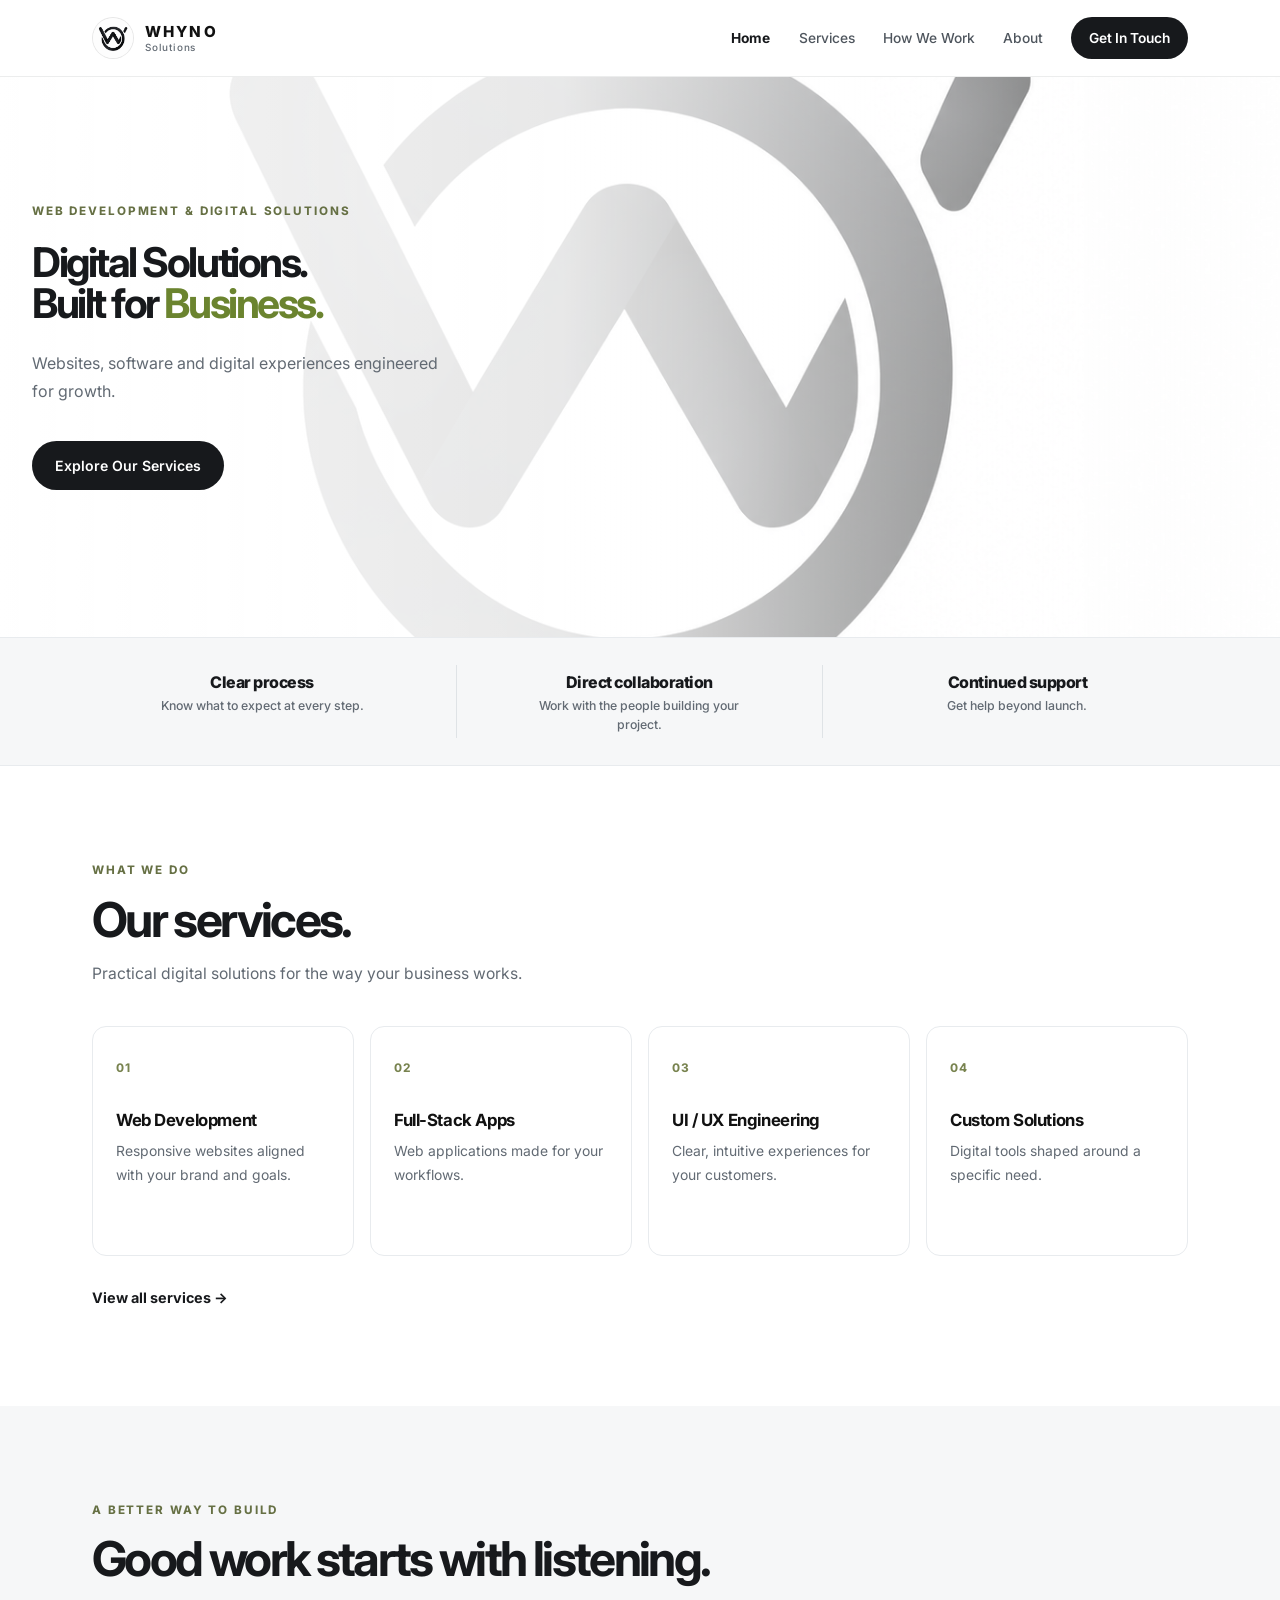
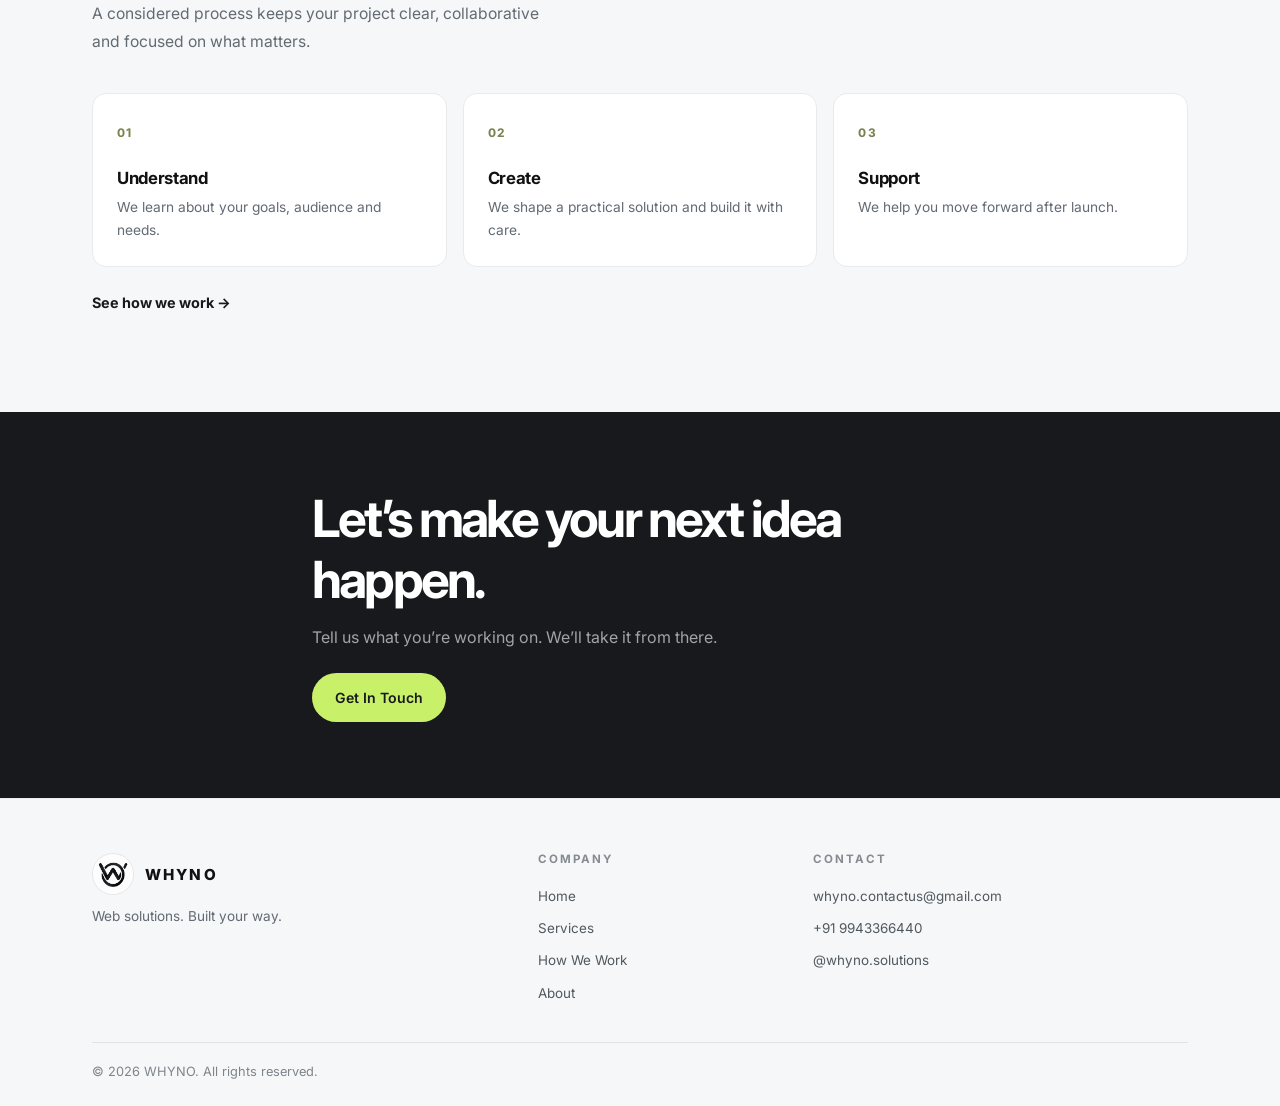
<file: index.html>
﻿<!DOCTYPE html>
<html lang="en">
<head>
    <meta charset="UTF-8">
    <meta name="viewport" content="width=device-width, initial-scale=1.0">
    <meta name="color-scheme" content="light only">
    <title>WHYNO &mdash; Web Development &amp; Digital Solutions</title>
    <meta name="description" content="WHYNO builds custom websites, web applications and digital solutions engineered around your exact requirements.">
    <link rel="icon" type="image/png" href="assets/favicon.png">
    <link rel="preconnect" href="https://fonts.googleapis.com">
    <link rel="preconnect" href="https://fonts.gstatic.com" crossorigin>
    <link href="https://fonts.googleapis.com/css2?family=Inter:wght@300;400;500;600;700;800&display=swap" rel="stylesheet">
    <link rel="stylesheet" href="style.css">
</head>
<body>

    <!-- Header -->
    <header class="header" id="header">
        <div class="container header-inner">
            <a href="index.html" class="brand">
                <div class="brand-logo"><img src="assets/logo.png" alt="WHYNO"></div>
                <span class="brand-copy">
                    <span class="brand-name">WHYNO</span>
                    <span class="brand-tagline">Solutions</span>
                </span>
            </a>
            <nav class="nav" id="nav">
                <a href="index.html" class="nav-link active">Home</a>
                <a href="services.html" class="nav-link">Services</a>
                <a href="process.html" class="nav-link">How We Work</a>
                <a href="about.html" class="nav-link">About</a>
                <a href="contact.html" class="nav-link nav-link--cta">Get In Touch</a>
            </nav>
            <button class="menu-btn" id="menuBtn" aria-label="Toggle navigation" aria-controls="nav" aria-expanded="false">
                <span></span><span></span><span></span>
            </button>
        </div>
    </header>
    <div class="overlay" id="overlay"></div>

    <main>

        <!-- Hero -->
        <section class="hero">
            <div class="hero-poster" aria-hidden="true"></div>
            <div class="hero-video-wrap" aria-hidden="true">
                <video class="hero-video" autoplay muted loop playsinline preload="metadata" poster="assets/logo.png" aria-hidden="true" tabindex="-1">
                    <source src="WHYNO_logo_transformation.mp4" type="video/mp4">
                </video>
            </div>
            <div class="container hero-content">
                <div class="hero-copy">
                    <p class="hero-label anim">Web Development &amp; Digital Solutions</p>
                    <h1 class="hero-heading anim">Digital Solutions.<br>Built for <span class="hero-heading-accent">Business.</span></h1>
                    <p class="hero-text anim">Websites, software and digital experiences engineered for growth.</p>
                    <div class="hero-btns anim">
                        <a href="services.html" class="btn btn--dark">Explore Our Services</a>
                    </div>
                </div>
            </div>
        </section>

        <!-- Trust Strip -->
        <section class="trust">
            <div class="container">
                <div class="trust-row">
                    <div class="trust-item anim">
                        <strong>Clear process</strong><span>Know what to expect at every step.</span>
                    </div>
                    <div class="trust-item anim">
                        <strong>Direct collaboration</strong><span>Work with the people building your project.</span>
                    </div>
                    <div class="trust-item anim">
                        <strong>Continued support</strong><span>Get help beyond launch.</span>
                    </div>
                </div>
            </div>
        </section>

        <!-- Services Preview -->
        <section class="section" id="services-preview">
            <div class="container">
                <div class="section-top">
                    <p class="label">What We Do</p>
                    <h2 class="heading-2">Our services.</h2>
                    <p class="sub-text">Practical digital solutions for the way your business works.</p>
                </div>
                <div class="card-grid card-grid--4">
                    <div class="card anim">
                        <span class="card-num">01</span>
                        <h3>Web Development</h3>
                        <p>Responsive websites aligned with your brand and goals.</p>
                    </div>
                    <div class="card anim">
                        <span class="card-num">02</span>
                        <h3>Full-Stack Apps</h3>
                        <p>Web applications made for your workflows.</p>
                    </div>
                    <div class="card anim">
                        <span class="card-num">03</span>
                        <h3>UI / UX Engineering</h3>
                        <p>Clear, intuitive experiences for your customers.</p>
                    </div>
                    <div class="card anim">
                        <span class="card-num">04</span>
                        <h3>Custom Solutions</h3>
                        <p>Digital tools shaped around a specific need.</p>
                    </div>
                </div>
                <div class="section-link">
                    <a href="services.html" class="link-arrow">View all services &rarr;</a>
                </div>
            </div>
        </section>

        <section class="home-approach section section--grey">
            <div class="container">
                <div class="section-top anim">
                    <p class="label">A better way to build</p>
                    <h2 class="heading-2">Good work starts with listening.</h2>
                    <p class="sub-text">A considered process keeps your project clear, collaborative and focused on what matters.</p>
                </div>
                <div class="approach-grid">
                    <article class="approach-step anim">
                        <span>01</span>
                        <h3>Understand</h3>
                        <p>We learn about your goals, audience and needs.</p>
                    </article>
                    <article class="approach-step anim">
                        <span>02</span>
                        <h3>Create</h3>
                        <p>We shape a practical solution and build it with care.</p>
                    </article>
                    <article class="approach-step anim">
                        <span>03</span>
                        <h3>Support</h3>
                        <p>We help you move forward after launch.</p>
                    </article>
                </div>
                <a href="process.html" class="link-arrow approach-link anim">See how we work &rarr;</a>
            </div>
        </section>

        <!-- CTA Band -->
        <section class="cta-band">
            <div class="container cta-inner">
                <h2 class="anim">Let&rsquo;s make your next idea happen.</h2>
                <p class="anim">Tell us what you&rsquo;re working on. We&rsquo;ll take it from there.</p>
                <a href="contact.html" class="btn btn--white anim">Get In Touch</a>
            </div>
        </section>

    </main>

    <!-- Footer -->
    <footer class="footer">
        <div class="container">
            <div class="footer-grid">
                <div class="footer-brand">
                    <a href="index.html" class="brand">
                        <div class="brand-logo"><img src="assets/logo.png" alt="WHYNO"></div>
                        <span class="brand-name">WHYNO</span>
                    </a>
                    <p>Web solutions. Built your way.</p>
                </div>
                <div class="footer-col">
                    <h5>Company</h5>
                    <a href="index.html">Home</a>
                    <a href="services.html">Services</a>
                    <a href="process.html">How We Work</a>
                    <a href="about.html">About</a>
                </div>
                <div class="footer-col">
                    <h5>Contact</h5>
                    <a href="mailto:whyno.contactus@gmail.com">whyno.contactus@gmail.com</a>
                    <a href="tel:+919943366440">+91 9943366440</a>
                    <a href="https://www.instagram.com/whyno.solutions/" target="_blank" rel="noopener">@whyno.solutions</a>
                </div>
            </div>
            <div class="footer-bottom">
                <span>&copy; <span id="yr"></span> WHYNO. All rights reserved.</span>
            </div>
        </div>
    </footer>

    <button class="scroll-top" id="scrollTop" aria-label="Back to top">
        <svg viewBox="0 0 24 24" fill="none" stroke="currentColor" stroke-width="2"><polyline points="18 15 12 9 6 15"/></svg>
    </button>

    <script src="script.js"></script>
</body>
</html>
</file>
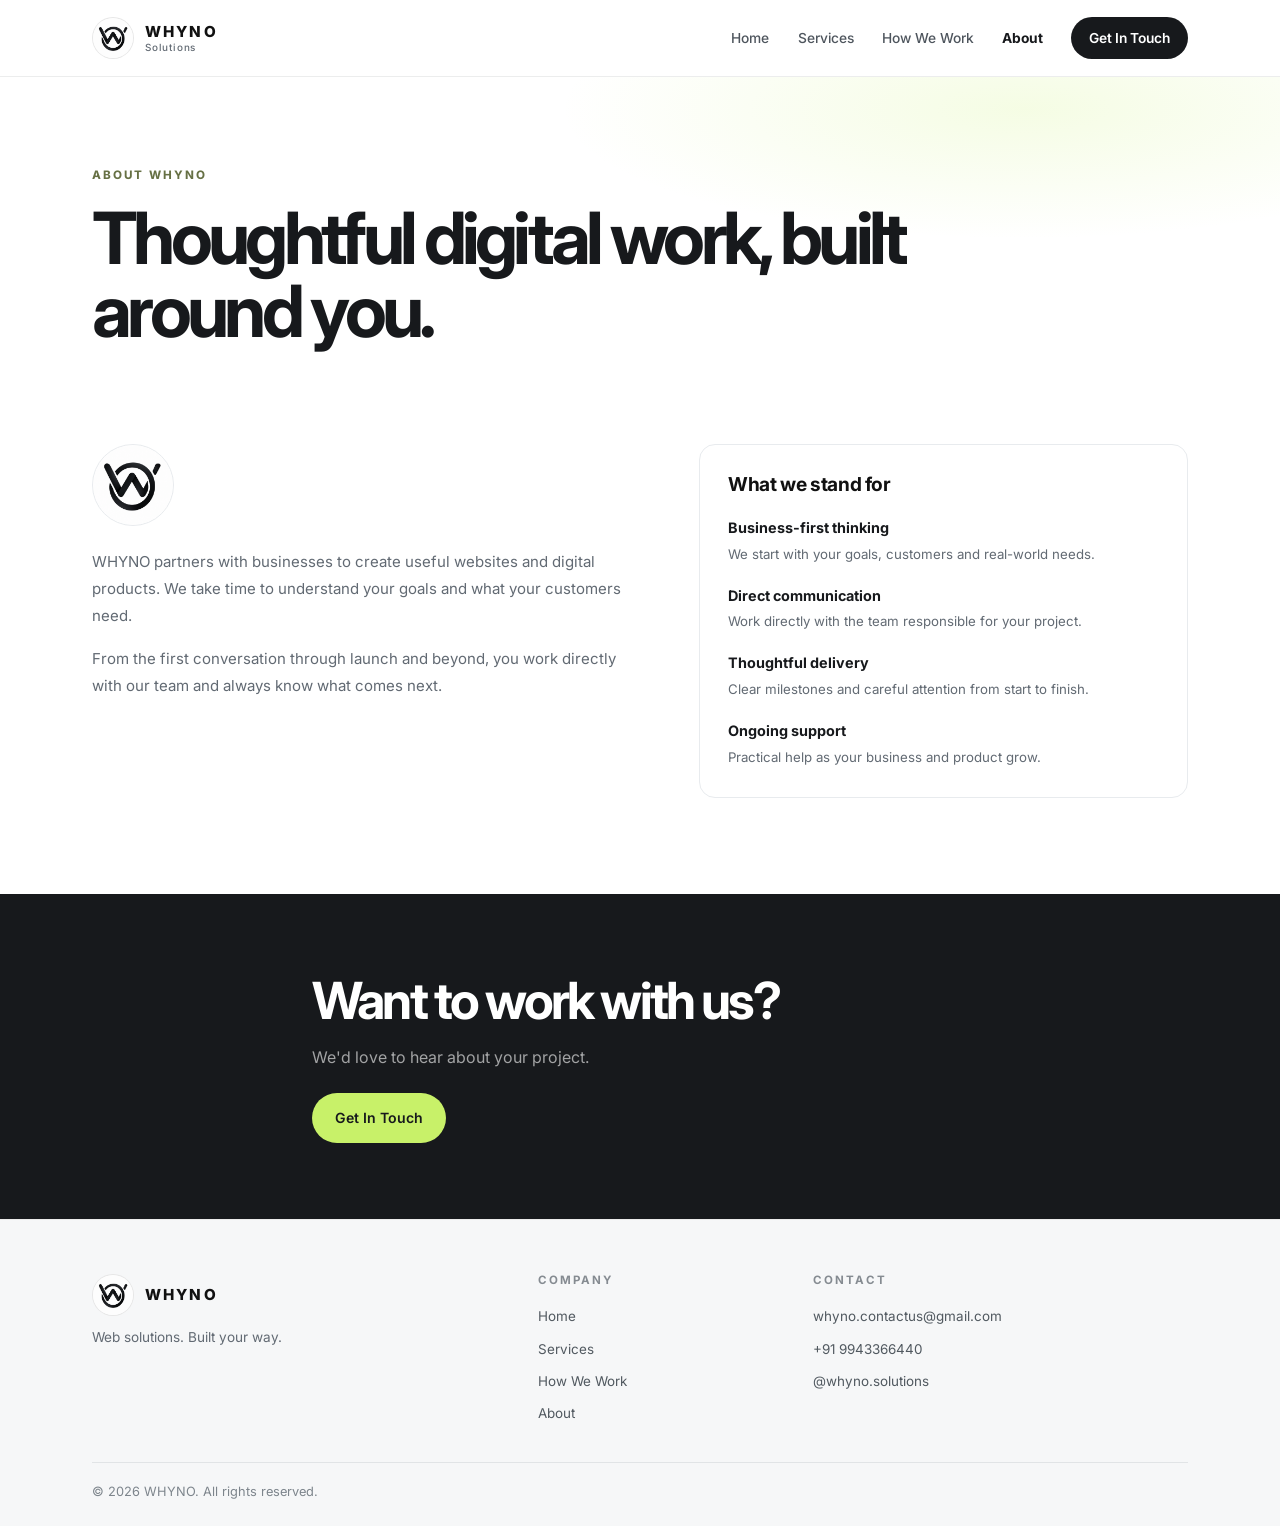
<file: about.html>
﻿<!DOCTYPE html>
<html lang="en">
<head>
    <meta charset="UTF-8">
    <meta name="viewport" content="width=device-width, initial-scale=1.0">
    <meta name="color-scheme" content="light only">
    <title>About &mdash; WHYNO</title>
    <meta name="description" content="WHYNO is a web technology company focused on building practical, well-engineered digital solutions.">
    <link rel="icon" type="image/png" href="assets/favicon.png">
    <link rel="preconnect" href="https://fonts.googleapis.com">
    <link rel="preconnect" href="https://fonts.gstatic.com" crossorigin>
    <link href="https://fonts.googleapis.com/css2?family=Inter:wght@300;400;500;600;700;800&display=swap" rel="stylesheet">
    <link rel="stylesheet" href="style.css">
</head>
<body>

    <header class="header" id="header">
        <div class="container header-inner">
            <a href="index.html" class="brand">
                <div class="brand-logo"><img src="assets/logo.png" alt="WHYNO"></div>
                <span class="brand-copy">
                    <span class="brand-name">WHYNO</span>
                    <span class="brand-tagline">Solutions</span>
                </span>
            </a>
            <nav class="nav" id="nav">
                <a href="index.html" class="nav-link">Home</a>
                <a href="services.html" class="nav-link">Services</a>
                <a href="process.html" class="nav-link">How We Work</a>
                <a href="about.html" class="nav-link active">About</a>
                <a href="contact.html" class="nav-link nav-link--cta">Get In Touch</a>
            </nav>
            <button class="menu-btn" id="menuBtn" aria-label="Toggle navigation" aria-controls="nav" aria-expanded="false">
                <span></span><span></span><span></span>
            </button>
        </div>
    </header>
    <div class="overlay" id="overlay"></div>

    <main>

        <section class="page-hero">
            <div class="container">
                <p class="label">About WHYNO</p>
                <h1 class="heading-1">Thoughtful digital work, built around you.</h1>
            </div>
        </section>

        <section class="section">
            <div class="container">
                <div class="about-layout">
                    <div class="about-content anim">
                        <div class="about-logo-block">
                            <div class="about-logo"><img src="assets/logo.png" alt="WHYNO"></div>
                        </div>
                        <p>WHYNO partners with businesses to create useful websites and digital products. We take time to understand your goals and what your customers need.</p>
                        <p>From the first conversation through launch and beyond, you work directly with our team and always know what comes next.</p>
                    </div>
                    <div class="about-side anim">
                        <div class="about-values-card">
                            <h3>What we stand for</h3>
                            <ul class="values-list">
                                <li>
                                    <strong>Business-first thinking</strong>
                                    <span>We start with your goals, customers and real-world needs.</span>
                                </li>
                                <li>
                                    <strong>Direct communication</strong>
                                    <span>Work directly with the team responsible for your project.</span>
                                </li>
                                <li>
                                    <strong>Thoughtful delivery</strong>
                                    <span>Clear milestones and careful attention from start to finish.</span>
                                </li>
                                <li>
                                    <strong>Ongoing support</strong>
                                    <span>Practical help as your business and product grow.</span>
                                </li>
                            </ul>
                        </div>
                    </div>
                </div>
            </div>
        </section>

        <section class="cta-band">
            <div class="container cta-inner">
                <h2>Want to work with us?</h2>
                <p>We'd love to hear about your project.</p>
                <a href="contact.html" class="btn btn--white">Get In Touch</a>
            </div>
        </section>

    </main>

    <footer class="footer">
        <div class="container">
            <div class="footer-grid">
                <div class="footer-brand">
                    <a href="index.html" class="brand">
                        <div class="brand-logo"><img src="assets/logo.png" alt="WHYNO"></div>
                        <span class="brand-name">WHYNO</span>
                    </a>
                    <p>Web solutions. Built your way.</p>
                </div>
                <div class="footer-col">
                    <h5>Company</h5>
                    <a href="index.html">Home</a>
                    <a href="services.html">Services</a>
                    <a href="process.html">How We Work</a>
                    <a href="about.html">About</a>
                </div>
                <div class="footer-col">
                    <h5>Contact</h5>
                    <a href="mailto:whyno.contactus@gmail.com">whyno.contactus@gmail.com</a>
                    <a href="tel:+919943366440">+91 9943366440</a>
                    <a href="https://www.instagram.com/whyno.solutions/" target="_blank" rel="noopener">@whyno.solutions</a>
                </div>
            </div>
            <div class="footer-bottom">
                <span>&copy; <span id="yr"></span> WHYNO. All rights reserved.</span>
            </div>
        </div>
    </footer>

    <button class="scroll-top" id="scrollTop" aria-label="Back to top">
        <svg viewBox="0 0 24 24" fill="none" stroke="currentColor" stroke-width="2"><polyline points="18 15 12 9 6 15"/></svg>
    </button>
    <script src="script.js"></script>
</body>
</html>
</file>
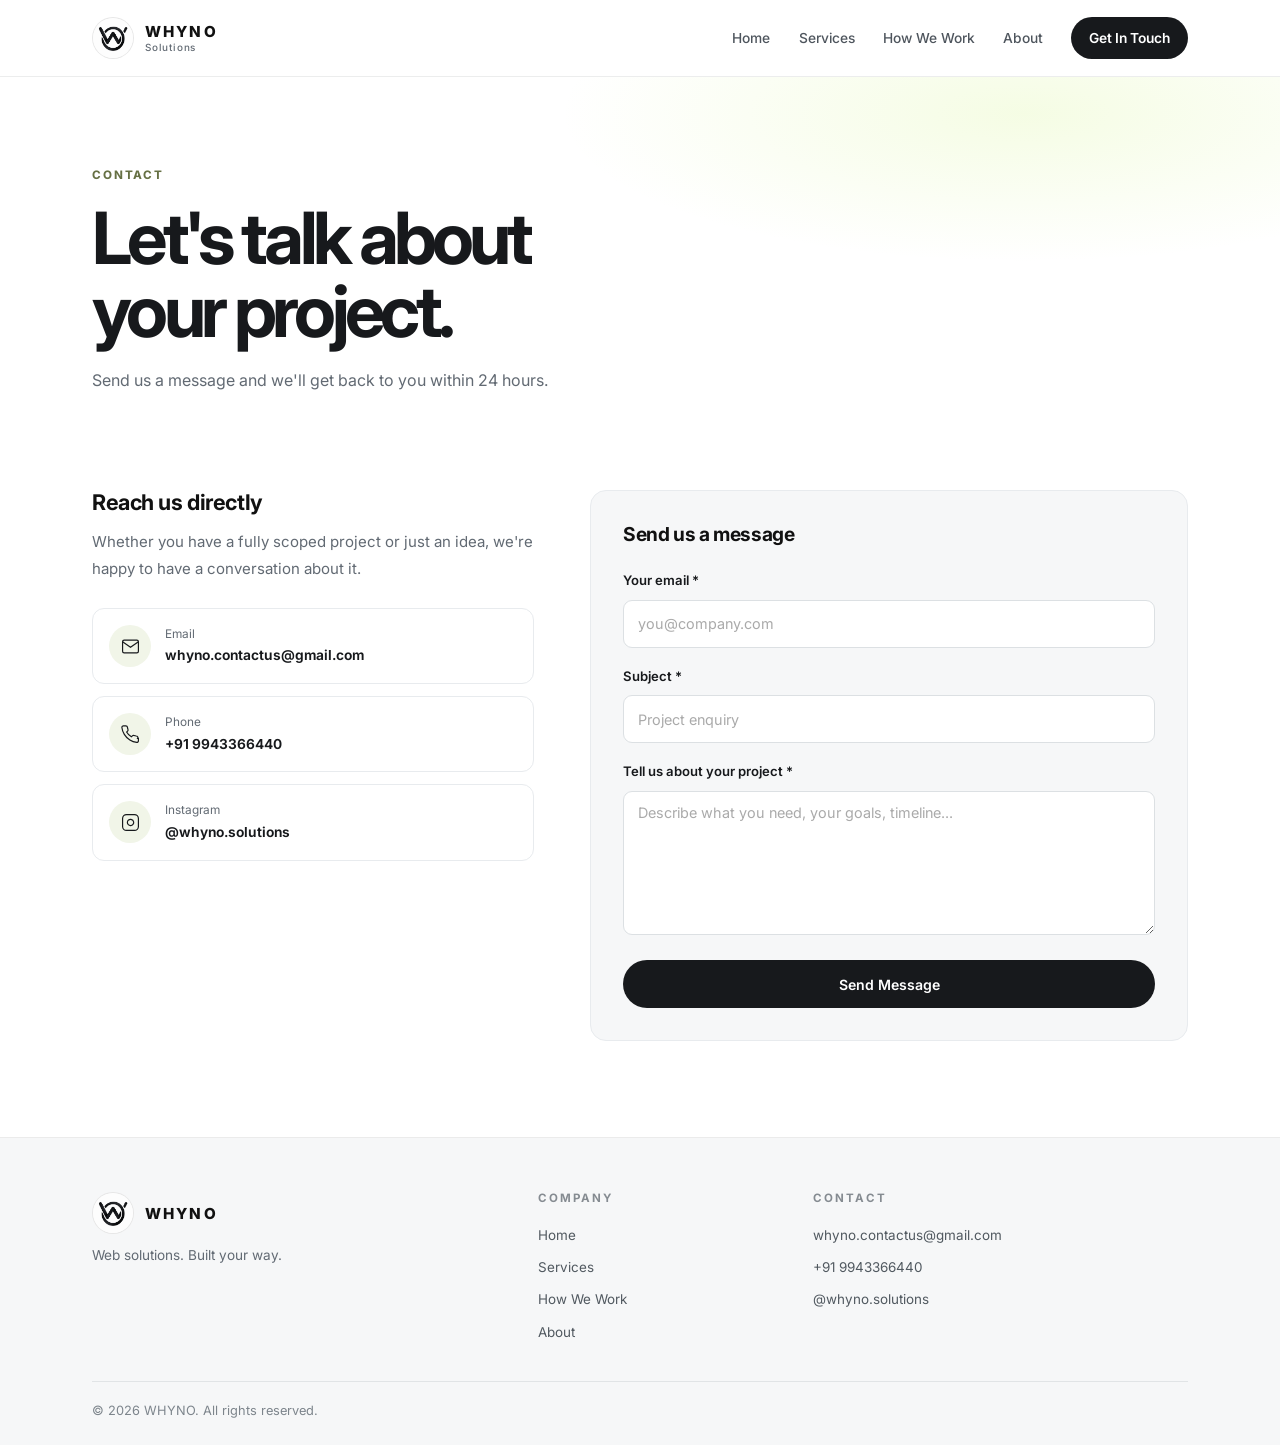
<file: contact.html>
﻿<!DOCTYPE html>
<html lang="en">
<head>
    <meta charset="UTF-8">
    <meta name="viewport" content="width=device-width, initial-scale=1.0">
    <meta name="color-scheme" content="light only">
    <title>Contact &mdash; WHYNO</title>
    <meta name="description" content="Get in touch with WHYNO. Tell us about your project and we'll reply within 24 hours.">
    <link rel="icon" type="image/png" href="assets/favicon.png">
    <link rel="preconnect" href="https://fonts.googleapis.com">
    <link rel="preconnect" href="https://fonts.gstatic.com" crossorigin>
    <link href="https://fonts.googleapis.com/css2?family=Inter:wght@300;400;500;600;700;800&display=swap" rel="stylesheet">
    <link rel="stylesheet" href="style.css">
</head>
<body>

    <header class="header" id="header">
        <div class="container header-inner">
            <a href="index.html" class="brand">
                <div class="brand-logo"><img src="assets/logo.png" alt="WHYNO"></div>
                <span class="brand-copy">
                    <span class="brand-name">WHYNO</span>
                    <span class="brand-tagline">Solutions</span>
                </span>
            </a>
            <nav class="nav" id="nav">
                <a href="index.html" class="nav-link">Home</a>
                <a href="services.html" class="nav-link">Services</a>
                <a href="process.html" class="nav-link">How We Work</a>
                <a href="about.html" class="nav-link">About</a>
                <a href="contact.html" class="nav-link nav-link--cta active">Get In Touch</a>
            </nav>
            <button class="menu-btn" id="menuBtn" aria-label="Toggle navigation" aria-controls="nav" aria-expanded="false">
                <span></span><span></span><span></span>
            </button>
        </div>
    </header>
    <div class="overlay" id="overlay"></div>

    <main>

        <section class="page-hero">
            <div class="container">
                <p class="label">Contact</p>
                <h1 class="heading-1">Let's talk about<br>your project.</h1>
                <p class="sub-text">Send us a message and we'll get back to you within 24 hours.</p>
            </div>
        </section>

        <section class="section">
            <div class="container">
                <div class="contact-layout">
                    <div class="contact-left anim">
                        <h2 class="heading-3">Reach us directly</h2>
                        <p class="contact-desc">Whether you have a fully scoped project or just an idea, we're happy to have a conversation about it.</p>

                        <div class="contact-cards">
                            <a href="mailto:whyno.contactus@gmail.com" class="contact-card">
                                <div class="contact-icon">
                                    <svg viewBox="0 0 24 24" fill="none" stroke="currentColor" stroke-width="1.5"><path d="M4 4h16c1.1 0 2 .9 2 2v12c0 1.1-.9 2-2 2H4c-1.1 0-2-.9-2-2V6c0-1.1.9-2 2-2z"/><polyline points="22,6 12,13 2,6"/></svg>
                                </div>
                                <div>
                                    <small>Email</small>
                                    <span>whyno.contactus@gmail.com</span>
                                </div>
                            </a>
                            <a href="tel:+919943366440" class="contact-card">
                                <div class="contact-icon">
                                    <svg viewBox="0 0 24 24" fill="none" stroke="currentColor" stroke-width="1.5"><path d="M22 16.92v3a2 2 0 0 1-2.18 2 19.79 19.79 0 0 1-8.63-3.07A19.5 19.5 0 0 1 4.19 11.9 19.79 19.79 0 0 1 1.12 3.23 2 2 0 0 1 3.1 1h3a2 2 0 0 1 2 1.72c.127.96.361 1.903.7 2.81a2 2 0 0 1-.45 2.11L7.09 8.91a16 16 0 0 0 6 6l1.27-1.27a2 2 0 0 1 2.11-.45c.907.339 1.85.573 2.81.7A2 2 0 0 1 21 16.92z"/></svg>
                                </div>
                                <div>
                                    <small>Phone</small>
                                    <span>+91 9943366440</span>
                                </div>
                            </a>
                            <a href="https://www.instagram.com/whyno.solutions/" target="_blank" rel="noopener noreferrer" class="contact-card">
                                <div class="contact-icon">
                                    <svg viewBox="0 0 24 24" fill="none" stroke="currentColor" stroke-width="1.5"><rect x="2" y="2" width="20" height="20" rx="5"/><path d="M16 11.37A4 4 0 1 1 12.63 8 4 4 0 0 1 16 11.37z"/><line x1="17.5" y1="6.5" x2="17.51" y2="6.5"/></svg>
                                </div>
                                <div>
                                    <small>Instagram</small>
                                    <span>@whyno.solutions</span>
                                </div>
                            </a>
                        </div>
                    </div>

                    <div class="contact-right anim">
                        <form class="form" id="contactForm">
                            <h3 class="form-title">Send us a message</h3>
                            <div class="form-field">
                                <label for="email">Your email *</label>
                                <input type="email" id="email" name="email" placeholder="you@company.com" required>
                            </div>
                            <div class="form-field">
                                <label for="subject">Subject *</label>
                                <input type="text" id="subject" name="subject" placeholder="Project enquiry" required>
                            </div>
                            <div class="form-field">
                                <label for="content">Tell us about your project *</label>
                                <textarea id="content" name="content" rows="6" placeholder="Describe what you need, your goals, timeline..." required></textarea>
                            </div>
                            <button type="submit" class="btn btn--dark btn--full" id="submitBtn">Send Message</button>
                        </form>
                    </div>
                </div>
            </div>
        </section>

    </main>

    <footer class="footer">
        <div class="container">
            <div class="footer-grid">
                <div class="footer-brand">
                    <a href="index.html" class="brand">
                        <div class="brand-logo"><img src="assets/logo.png" alt="WHYNO"></div>
                        <span class="brand-name">WHYNO</span>
                    </a>
                    <p>Web solutions. Built your way.</p>
                </div>
                <div class="footer-col">
                    <h5>Company</h5>
                    <a href="index.html">Home</a>
                    <a href="services.html">Services</a>
                    <a href="process.html">How We Work</a>
                    <a href="about.html">About</a>
                </div>
                <div class="footer-col">
                    <h5>Contact</h5>
                    <a href="mailto:whyno.contactus@gmail.com">whyno.contactus@gmail.com</a>
                    <a href="tel:+919943366440">+91 9943366440</a>
                    <a href="https://www.instagram.com/whyno.solutions/" target="_blank" rel="noopener">@whyno.solutions</a>
                </div>
            </div>
            <div class="footer-bottom">
                <span>&copy; <span id="yr"></span> WHYNO. All rights reserved.</span>
            </div>
        </div>
    </footer>

    <button class="scroll-top" id="scrollTop" aria-label="Back to top">
        <svg viewBox="0 0 24 24" fill="none" stroke="currentColor" stroke-width="2"><polyline points="18 15 12 9 6 15"/></svg>
    </button>
    <script src="script.js"></script>
</body>
</html>
</file>
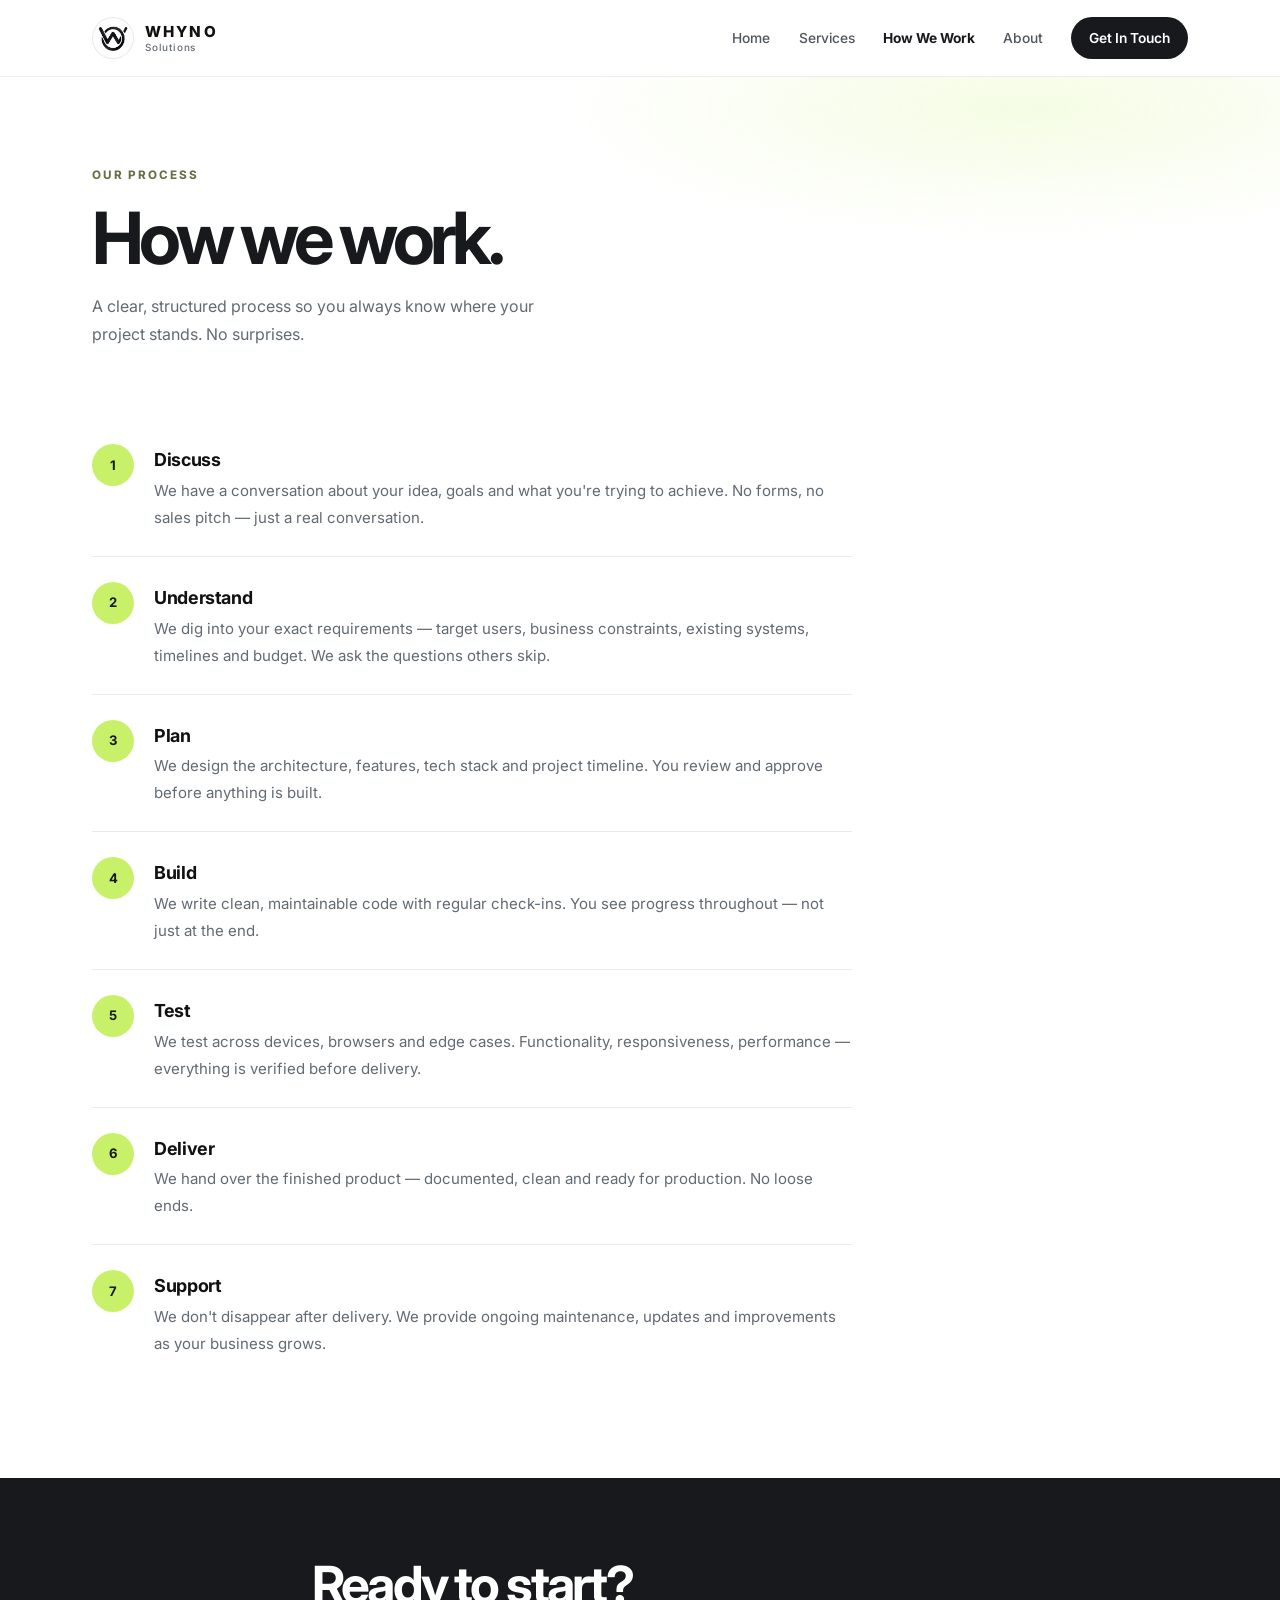
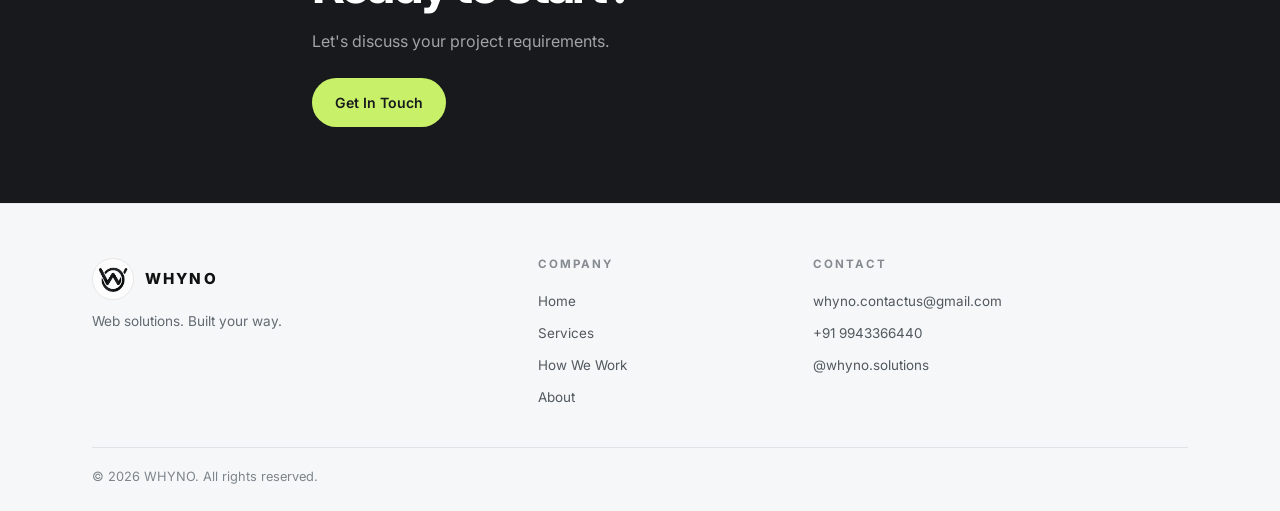
<file: process.html>
﻿<!DOCTYPE html>
<html lang="en">
<head>
    <meta charset="UTF-8">
    <meta name="viewport" content="width=device-width, initial-scale=1.0">
    <meta name="color-scheme" content="light only">
    <title>How We Work &mdash; WHYNO</title>
    <meta name="description" content="Our structured 7-step process from requirement to delivery. Transparent, predictable, professional.">
    <link rel="icon" type="image/png" href="assets/favicon.png">
    <link rel="preconnect" href="https://fonts.googleapis.com">
    <link rel="preconnect" href="https://fonts.gstatic.com" crossorigin>
    <link href="https://fonts.googleapis.com/css2?family=Inter:wght@300;400;500;600;700;800&display=swap" rel="stylesheet">
    <link rel="stylesheet" href="style.css">
</head>
<body>

    <header class="header" id="header">
        <div class="container header-inner">
            <a href="index.html" class="brand">
                <div class="brand-logo"><img src="assets/logo.png" alt="WHYNO"></div>
                <span class="brand-copy">
                    <span class="brand-name">WHYNO</span>
                    <span class="brand-tagline">Solutions</span>
                </span>
            </a>
            <nav class="nav" id="nav">
                <a href="index.html" class="nav-link">Home</a>
                <a href="services.html" class="nav-link">Services</a>
                <a href="process.html" class="nav-link active">How We Work</a>
                <a href="about.html" class="nav-link">About</a>
                <a href="contact.html" class="nav-link nav-link--cta">Get In Touch</a>
            </nav>
            <button class="menu-btn" id="menuBtn" aria-label="Toggle navigation" aria-controls="nav" aria-expanded="false">
                <span></span><span></span><span></span>
            </button>
        </div>
    </header>
    <div class="overlay" id="overlay"></div>

    <main>

        <section class="page-hero">
            <div class="container">
                <p class="label">Our Process</p>
                <h1 class="heading-1">How we work.</h1>
                <p class="sub-text">A clear, structured process so you always know where your project stands. No surprises.</p>
            </div>
        </section>

        <section class="section">
            <div class="container">
                <div class="process-list">
                    <div class="process-item anim">
                        <div class="process-num">1</div>
                        <div class="process-body">
                            <h3>Discuss</h3>
                            <p>We have a conversation about your idea, goals and what you're trying to achieve. No forms, no sales pitch &mdash; just a real conversation.</p>
                        </div>
                    </div>
                    <div class="process-item anim">
                        <div class="process-num">2</div>
                        <div class="process-body">
                            <h3>Understand</h3>
                            <p>We dig into your exact requirements &mdash; target users, business constraints, existing systems, timelines and budget. We ask the questions others skip.</p>
                        </div>
                    </div>
                    <div class="process-item anim">
                        <div class="process-num">3</div>
                        <div class="process-body">
                            <h3>Plan</h3>
                            <p>We design the architecture, features, tech stack and project timeline. You review and approve before anything is built.</p>
                        </div>
                    </div>
                    <div class="process-item anim">
                        <div class="process-num">4</div>
                        <div class="process-body">
                            <h3>Build</h3>
                            <p>We write clean, maintainable code with regular check-ins. You see progress throughout &mdash; not just at the end.</p>
                        </div>
                    </div>
                    <div class="process-item anim">
                        <div class="process-num">5</div>
                        <div class="process-body">
                            <h3>Test</h3>
                            <p>We test across devices, browsers and edge cases. Functionality, responsiveness, performance &mdash; everything is verified before delivery.</p>
                        </div>
                    </div>
                    <div class="process-item anim">
                        <div class="process-num">6</div>
                        <div class="process-body">
                            <h3>Deliver</h3>
                            <p>We hand over the finished product &mdash; documented, clean and ready for production. No loose ends.</p>
                        </div>
                    </div>
                    <div class="process-item anim">
                        <div class="process-num">7</div>
                        <div class="process-body">
                            <h3>Support</h3>
                            <p>We don't disappear after delivery. We provide ongoing maintenance, updates and improvements as your business grows.</p>
                        </div>
                    </div>
                </div>
            </div>
        </section>

        <section class="cta-band">
            <div class="container cta-inner">
                <h2>Ready to start?</h2>
                <p>Let's discuss your project requirements.</p>
                <a href="contact.html" class="btn btn--white">Get In Touch</a>
            </div>
        </section>

    </main>

    <footer class="footer">
        <div class="container">
            <div class="footer-grid">
                <div class="footer-brand">
                    <a href="index.html" class="brand">
                        <div class="brand-logo"><img src="assets/logo.png" alt="WHYNO"></div>
                        <span class="brand-name">WHYNO</span>
                    </a>
                    <p>Web solutions. Built your way.</p>
                </div>
                <div class="footer-col">
                    <h5>Company</h5>
                    <a href="index.html">Home</a>
                    <a href="services.html">Services</a>
                    <a href="process.html">How We Work</a>
                    <a href="about.html">About</a>
                </div>
                <div class="footer-col">
                    <h5>Contact</h5>
                    <a href="mailto:whyno.contactus@gmail.com">whyno.contactus@gmail.com</a>
                    <a href="tel:+919943366440">+91 9943366440</a>
                    <a href="https://www.instagram.com/whyno.solutions/" target="_blank" rel="noopener">@whyno.solutions</a>
                </div>
            </div>
            <div class="footer-bottom">
                <span>&copy; <span id="yr"></span> WHYNO. All rights reserved.</span>
            </div>
        </div>
    </footer>

    <button class="scroll-top" id="scrollTop" aria-label="Back to top">
        <svg viewBox="0 0 24 24" fill="none" stroke="currentColor" stroke-width="2"><polyline points="18 15 12 9 6 15"/></svg>
    </button>
    <script src="script.js"></script>
</body>
</html>
</file>
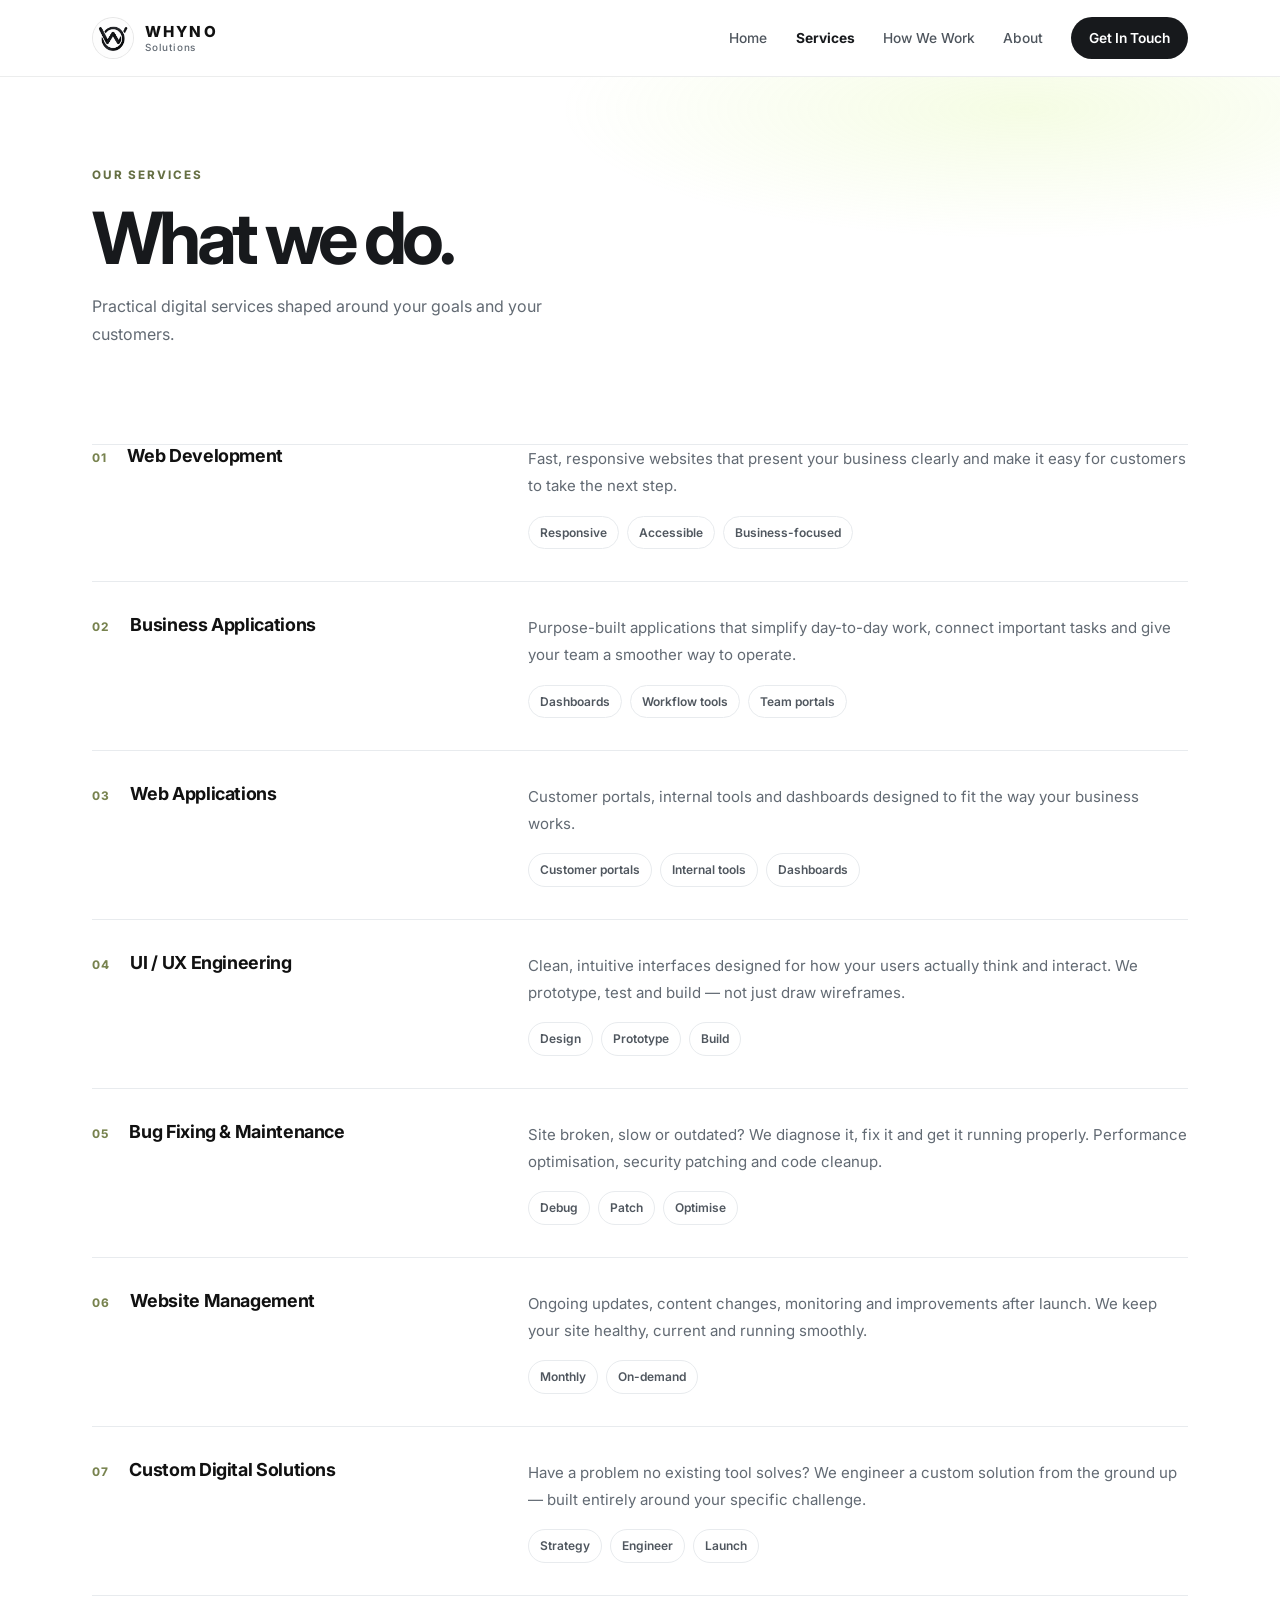
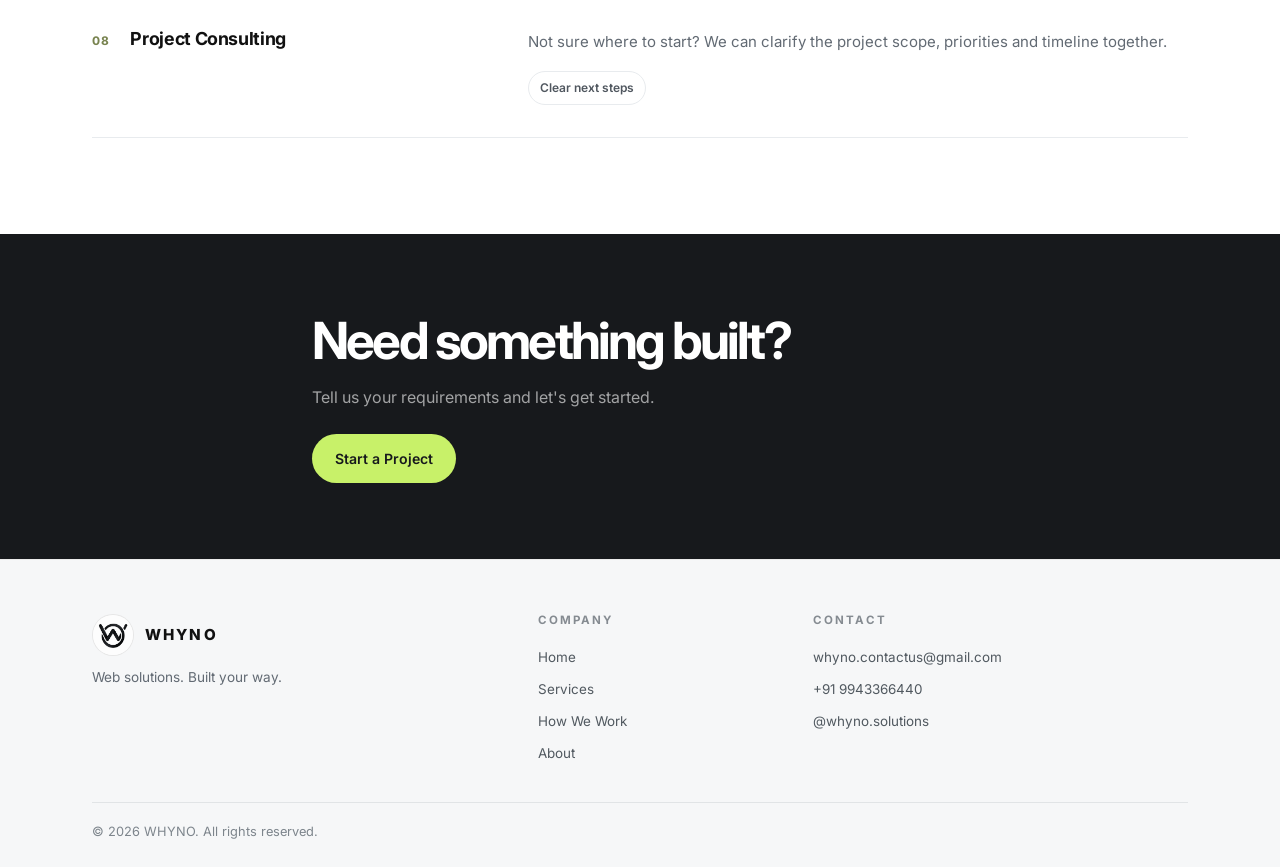
<file: services.html>
﻿<!DOCTYPE html>
<html lang="en">
<head>
    <meta charset="UTF-8">
    <meta name="viewport" content="width=device-width, initial-scale=1.0">
    <meta name="color-scheme" content="light only">
    <title>Services &mdash; WHYNO</title>
    <meta name="description" content="Website development, business applications, user experience, maintenance and digital solutions by WHYNO.">
    <link rel="icon" type="image/png" href="assets/favicon.png">
    <link rel="preconnect" href="https://fonts.googleapis.com">
    <link rel="preconnect" href="https://fonts.gstatic.com" crossorigin>
    <link href="https://fonts.googleapis.com/css2?family=Inter:wght@300;400;500;600;700;800&display=swap" rel="stylesheet">
    <link rel="stylesheet" href="style.css">
</head>
<body>

    <header class="header" id="header">
        <div class="container header-inner">
            <a href="index.html" class="brand">
                <div class="brand-logo"><img src="assets/logo.png" alt="WHYNO"></div>
                <span class="brand-copy">
                    <span class="brand-name">WHYNO</span>
                    <span class="brand-tagline">Solutions</span>
                </span>
            </a>
            <nav class="nav" id="nav">
                <a href="index.html" class="nav-link">Home</a>
                <a href="services.html" class="nav-link active">Services</a>
                <a href="process.html" class="nav-link">How We Work</a>
                <a href="about.html" class="nav-link">About</a>
                <a href="contact.html" class="nav-link nav-link--cta">Get In Touch</a>
            </nav>
            <button class="menu-btn" id="menuBtn" aria-label="Toggle navigation" aria-controls="nav" aria-expanded="false">
                <span></span><span></span><span></span>
            </button>
        </div>
    </header>
    <div class="overlay" id="overlay"></div>

    <main>

        <section class="page-hero">
            <div class="container">
                <p class="label">Our Services</p>
                <h1 class="heading-1">What we do.</h1>
                <p class="sub-text">Practical digital services shaped around your goals and your customers.</p>
            </div>
        </section>

        <section class="section">
            <div class="container">
                <div class="service-list">

                    <div class="service-row anim">
                        <div class="service-left">
                            <span class="service-num">01</span>
                            <h3>Web Development</h3>
                        </div>
                        <div class="service-right">
                            <p>Fast, responsive websites that present your business clearly and make it easy for customers to take the next step.</p>
                            <div class="service-tags">
                                <span>Responsive</span><span>Accessible</span><span>Business-focused</span>
                            </div>
                        </div>
                    </div>

                    <div class="service-row anim">
                        <div class="service-left">
                            <span class="service-num">02</span>
                            <h3>Business Applications</h3>
                        </div>
                        <div class="service-right">
                            <p>Purpose-built applications that simplify day-to-day work, connect important tasks and give your team a smoother way to operate.</p>
                            <div class="service-tags">
                                <span>Dashboards</span><span>Workflow tools</span><span>Team portals</span>
                            </div>
                        </div>
                    </div>

                    <div class="service-row anim">
                        <div class="service-left">
                            <span class="service-num">03</span>
                            <h3>Web Applications</h3>
                        </div>
                        <div class="service-right">
                            <p>Customer portals, internal tools and dashboards designed to fit the way your business works.</p>
                            <div class="service-tags">
                                <span>Customer portals</span><span>Internal tools</span><span>Dashboards</span>
                            </div>
                        </div>
                    </div>

                    <div class="service-row anim">
                        <div class="service-left">
                            <span class="service-num">04</span>
                            <h3>UI / UX Engineering</h3>
                        </div>
                        <div class="service-right">
                            <p>Clean, intuitive interfaces designed for how your users actually think and interact. We prototype, test and build &mdash; not just draw wireframes.</p>
                            <div class="service-tags">
                                <span>Design</span><span>Prototype</span><span>Build</span>
                            </div>
                        </div>
                    </div>

                    <div class="service-row anim">
                        <div class="service-left">
                            <span class="service-num">05</span>
                            <h3>Bug Fixing &amp; Maintenance</h3>
                        </div>
                        <div class="service-right">
                            <p>Site broken, slow or outdated? We diagnose it, fix it and get it running properly. Performance optimisation, security patching and code cleanup.</p>
                            <div class="service-tags">
                                <span>Debug</span><span>Patch</span><span>Optimise</span>
                            </div>
                        </div>
                    </div>

                    <div class="service-row anim">
                        <div class="service-left">
                            <span class="service-num">06</span>
                            <h3>Website Management</h3>
                        </div>
                        <div class="service-right">
                            <p>Ongoing updates, content changes, monitoring and improvements after launch. We keep your site healthy, current and running smoothly.</p>
                            <div class="service-tags">
                                <span>Monthly</span><span>On-demand</span>
                            </div>
                        </div>
                    </div>

                    <div class="service-row anim">
                        <div class="service-left">
                            <span class="service-num">07</span>
                            <h3>Custom Digital Solutions</h3>
                        </div>
                        <div class="service-right">
                            <p>Have a problem no existing tool solves? We engineer a custom solution from the ground up &mdash; built entirely around your specific challenge.</p>
                            <div class="service-tags">
                                <span>Strategy</span><span>Engineer</span><span>Launch</span>
                            </div>
                        </div>
                    </div>

                    <div class="service-row anim">
                        <div class="service-left">
                            <span class="service-num">08</span>
                            <h3>Project Consulting</h3>
                        </div>
                        <div class="service-right">
                            <p>Not sure where to start? We can clarify the project scope, priorities and timeline together.</p>
                            <div class="service-tags">
                                <span>Clear next steps</span>
                            </div>
                        </div>
                    </div>

                </div>
            </div>
        </section>

        <section class="cta-band">
            <div class="container cta-inner">
                <h2>Need something built?</h2>
                <p>Tell us your requirements and let's get started.</p>
                <a href="contact.html" class="btn btn--white">Start a Project</a>
            </div>
        </section>

    </main>

    <footer class="footer">
        <div class="container">
            <div class="footer-grid">
                <div class="footer-brand">
                    <a href="index.html" class="brand">
                        <div class="brand-logo"><img src="assets/logo.png" alt="WHYNO"></div>
                        <span class="brand-name">WHYNO</span>
                    </a>
                    <p>Web solutions. Built your way.</p>
                </div>
                <div class="footer-col">
                    <h5>Company</h5>
                    <a href="index.html">Home</a>
                    <a href="services.html">Services</a>
                    <a href="process.html">How We Work</a>
                    <a href="about.html">About</a>
                </div>
                <div class="footer-col">
                    <h5>Contact</h5>
                    <a href="mailto:whyno.contactus@gmail.com">whyno.contactus@gmail.com</a>
                    <a href="tel:+919943366440">+91 9943366440</a>
                    <a href="https://www.instagram.com/whyno.solutions/" target="_blank" rel="noopener">@whyno.solutions</a>
                </div>
            </div>
            <div class="footer-bottom">
                <span>&copy; <span id="yr"></span> WHYNO. All rights reserved.</span>
            </div>
        </div>
    </footer>

    <button class="scroll-top" id="scrollTop" aria-label="Back to top">
        <svg viewBox="0 0 24 24" fill="none" stroke="currentColor" stroke-width="2"><polyline points="18 15 12 9 6 15"/></svg>
    </button>
    <script src="script.js"></script>
</body>
</html>
</file>
<file: style.css>
/* ============================================================
   WHYNO — Professional IT Company
   ALWAYS LIGHT MODE. Black & white. Clean. No gimmicks.
   Font: Inter
   ============================================================ */

/* Force light everywhere */
:root {
    color-scheme: light only;
}

*,
*::before,
*::after {
    box-sizing: border-box;
    margin: 0;
    padding: 0;
}

html {
    scroll-behavior: smooth;
    font-size: 16px;
}

body {
    font-family: 'Inter', -apple-system, BlinkMacSystemFont, 'Segoe UI', sans-serif;
    background-color: #ffffff;
    color: #333333;
    line-height: 1.7;
    -webkit-font-smoothing: antialiased;
    -moz-osx-font-smoothing: grayscale;
    overflow-x: hidden;
}

a {
    color: inherit;
    text-decoration: none;
}

ul { list-style: none; }

img {
    display: block;
    max-width: 100%;
    height: auto;
}

::selection {
    background: #111111;
    color: #ffffff;
}

h1, h2, h3, h4, h5 {
    color: #111111;
    font-weight: 700;
    line-height: 1.2;
    letter-spacing: -0.02em;
}

/* ── Layout ── */
.container {
    width: 100%;
    max-width: 1120px;
    margin: 0 auto;
    padding: 0 32px;
}

/* ============================================================
   LOADER
   ============================================================ */
.loader {
    position: fixed;
    inset: 0;
    z-index: 9999;
    background: #ffffff;
    display: flex;
    align-items: center;
    justify-content: center;
    transition: opacity 0.5s ease, visibility 0.5s ease;
}

.loader.hide {
    opacity: 0;
    visibility: hidden;
    pointer-events: none;
}

.loader-logo {
    width: 48px;
    height: 48px;
    animation: fadeInOut 1.5s ease-in-out infinite;
}

@keyframes fadeInOut {
    0%, 100% { opacity: 0.3; }
    50% { opacity: 1; }
}

/* ============================================================
   HEADER / NAVBAR
   ============================================================ */
.header {
    position: sticky;
    top: 0;
    width: 100%;
    z-index: 1000;
    background: rgba(255, 255, 255, 0.95);
    backdrop-filter: blur(12px);
    -webkit-backdrop-filter: blur(12px);
    border-bottom: 1px solid #f0f0f0;
    padding: 0;
    transition: box-shadow 0.3s ease;
}

.header.scrolled {
    box-shadow: 0 1px 12px rgba(0, 0, 0, 0.06);
}

.header-inner {
    display: flex;
    align-items: center;
    justify-content: space-between;
    height: 64px;
}

/* Brand */
.brand {
    display: flex;
    align-items: center;
    gap: 10px;
}

.brand-icon {
    width: 32px;
    height: 32px;
    border-radius: 6px;
    object-fit: contain;
}

.brand-name {
    font-size: 1rem;
    font-weight: 800;
    letter-spacing: 1.5px;
    color: #111111;
    text-transform: uppercase;
}

/* Nav links */
.nav {
    display: flex;
    align-items: center;
    gap: 32px;
}

.nav-link {
    font-size: 0.88rem;
    font-weight: 500;
    color: #555555;
    transition: color 0.2s ease;
}

.nav-link:hover,
.nav-link.active {
    color: #111111;
}

.nav-link--cta {
    padding: 8px 20px;
    background: #111111;
    color: #ffffff !important;
    border-radius: 6px;
    font-weight: 600;
    font-size: 0.84rem;
    transition: background 0.2s ease;
}

.nav-link--cta:hover {
    background: #333333;
}

/* Menu toggle */
.menu-toggle {
    display: none;
    flex-direction: column;
    gap: 5px;
    background: none;
    border: none;
    cursor: pointer;
    padding: 4px;
    z-index: 1100;
}

.menu-toggle span {
    display: block;
    width: 20px;
    height: 1.5px;
    background: #111111;
    border-radius: 2px;
    transition: transform 0.25s ease, opacity 0.25s ease;
}

.menu-toggle.open span:nth-child(1) {
    transform: translateY(6.5px) rotate(45deg);
}
.menu-toggle.open span:nth-child(2) {
    opacity: 0;
}
.menu-toggle.open span:nth-child(3) {
    transform: translateY(-6.5px) rotate(-45deg);
}

/* Overlay */
.overlay {
    display: none;
    position: fixed;
    inset: 0;
    background: rgba(0, 0, 0, 0.3);
    z-index: 990;
    opacity: 0;
    transition: opacity 0.3s ease;
}
.overlay.show {
    opacity: 1;
}

/* ============================================================
   BUTTONS
   ============================================================ */
.btn {
    display: inline-flex;
    align-items: center;
    justify-content: center;
    gap: 8px;
    padding: 13px 28px;
    font-family: inherit;
    font-size: 0.9rem;
    font-weight: 600;
    border-radius: 6px;
    border: none;
    cursor: pointer;
    transition: background 0.2s ease, transform 0.2s ease, box-shadow 0.2s ease;
}

.btn--dark {
    background: #111111;
    color: #ffffff;
}
.btn--dark:hover {
    background: #2a2a2a;
    transform: translateY(-1px);
    box-shadow: 0 4px 16px rgba(0, 0, 0, 0.12);
}

.btn--outline {
    background: transparent;
    border: 1.5px solid #d0d0d0;
    color: #333333;
}
.btn--outline:hover {
    border-color: #111111;
    color: #111111;
}

.btn--full {
    width: 100%;
}

/* ============================================================
   SECTION SHARED
   ============================================================ */
.section {
    padding: 100px 0;
}

.section--grey {
    background: #f8f8f7;
}

.section-top {
    margin-bottom: 56px;
}

.section-label {
    font-size: 0.75rem;
    font-weight: 700;
    text-transform: uppercase;
    letter-spacing: 2.5px;
    color: #888888;
    margin-bottom: 12px;
}

.section-heading {
    font-size: clamp(1.8rem, 3.5vw, 2.8rem);
    letter-spacing: -0.03em;
    margin-bottom: 16px;
}

.section-sub {
    font-size: 1rem;
    color: #666666;
    max-width: 520px;
    line-height: 1.7;
}

/* ============================================================
   HERO
   ============================================================ */
.hero {
    padding: 160px 0 100px;
    background: #ffffff;
}

.hero-label {
    font-size: 0.75rem;
    font-weight: 700;
    text-transform: uppercase;
    letter-spacing: 2.5px;
    color: #888888;
    margin-bottom: 24px;
}

.hero-heading {
    font-size: clamp(2.4rem, 5.5vw, 4.2rem);
    letter-spacing: -0.04em;
    line-height: 1.12;
    margin-bottom: 24px;
    max-width: 720px;
}

.hero-heading em {
    font-style: normal;
    border-bottom: 3px solid #111111;
    padding-bottom: 2px;
}

.hero-text {
    font-size: 1.08rem;
    color: #555555;
    max-width: 540px;
    line-height: 1.75;
    margin-bottom: 36px;
}

.hero-buttons {
    display: flex;
    gap: 12px;
    flex-wrap: wrap;
}

/* ============================================================
   TRUST STRIP
   ============================================================ */
.trust-strip {
    border-top: 1px solid #ebebeb;
    border-bottom: 1px solid #ebebeb;
    background: #f8f8f7;
    padding: 40px 0;
}

.trust-inner {
    display: flex;
    align-items: center;
    justify-content: center;
    gap: 48px;
}

.trust-item {
    display: flex;
    flex-direction: column;
    align-items: center;
    text-align: center;
    gap: 4px;
}

.trust-item strong {
    font-size: 1.5rem;
    font-weight: 800;
    color: #111111;
    letter-spacing: -0.5px;
}

.trust-item span {
    font-size: 0.78rem;
    color: #888888;
    font-weight: 500;
    letter-spacing: 0.5px;
}

.trust-divider {
    width: 1px;
    height: 40px;
    background: #e0e0e0;
}

/* ============================================================
   SERVICES — Clean card grid
   ============================================================ */
.services-grid {
    display: grid;
    grid-template-columns: repeat(4, 1fr);
    gap: 1px;
    background: #e8e8e8;
    border: 1px solid #e8e8e8;
    border-radius: 8px;
    overflow: hidden;
}

.service-card {
    background: #ffffff;
    padding: 36px 28px;
    display: flex;
    flex-direction: column;
    gap: 14px;
    transition: background 0.25s ease;
}

.service-card:hover {
    background: #f8f8f7;
}

.service-num {
    font-size: 0.72rem;
    font-weight: 700;
    color: #bbbbbb;
    letter-spacing: 1px;
}

.service-card h3 {
    font-size: 1rem;
    font-weight: 700;
    letter-spacing: -0.01em;
}

.service-card p {
    font-size: 0.88rem;
    color: #666666;
    line-height: 1.65;
}

/* ============================================================
   PROCESS
   ============================================================ */
.process-list {
    max-width: 640px;
}

.process-item {
    display: flex;
    gap: 24px;
    padding: 28px 0;
    border-bottom: 1px solid #ebebeb;
    align-items: flex-start;
}

.process-item:last-child {
    border-bottom: none;
}

.process-num {
    width: 40px;
    height: 40px;
    border-radius: 50%;
    background: #111111;
    color: #ffffff;
    font-size: 0.82rem;
    font-weight: 700;
    display: flex;
    align-items: center;
    justify-content: center;
    flex-shrink: 0;
}

.process-item h3 {
    font-size: 1rem;
    font-weight: 700;
    margin-bottom: 4px;
}

.process-item p {
    font-size: 0.9rem;
    color: #666666;
    line-height: 1.65;
}

/* ============================================================
   ABOUT
   ============================================================ */
.about-layout {
    display: grid;
    grid-template-columns: 1fr 1fr;
    gap: 80px;
    align-items: start;
}

.about-right {
    display: flex;
    flex-direction: column;
    gap: 20px;
}

.about-logo-wrap {
    width: 56px;
    height: 56px;
    border-radius: 8px;
    overflow: hidden;
    border: 1px solid #e8e8e8;
    padding: 8px;
    background: #f8f8f7;
}

.about-logo-wrap img {
    width: 100%;
    height: 100%;
    object-fit: contain;
}

.about-right p {
    font-size: 0.95rem;
    color: #555555;
    line-height: 1.75;
}

.about-values {
    display: flex;
    flex-wrap: wrap;
    gap: 8px;
    margin-top: 4px;
}

.about-values span {
    font-size: 0.78rem;
    font-weight: 600;
    color: #555555;
    padding: 6px 14px;
    background: #f4f4f3;
    border: 1px solid #e8e8e8;
    border-radius: 4px;
}

/* ============================================================
   TECH
   ============================================================ */
.tech-list {
    display: flex;
    flex-wrap: wrap;
    gap: 10px;
}

.tech-list span {
    padding: 10px 20px;
    font-size: 0.88rem;
    font-weight: 600;
    color: #333333;
    background: #ffffff;
    border: 1px solid #e0e0e0;
    border-radius: 6px;
    transition: border-color 0.2s ease, background 0.2s ease;
    cursor: default;
}

.tech-list span:hover {
    background: #111111;
    color: #ffffff;
    border-color: #111111;
}

/* ============================================================
   CTA BANNER
   ============================================================ */
.cta-banner {
    background: #111111;
    padding: 80px 0;
}

.cta-inner {
    display: flex;
    flex-direction: column;
    align-items: flex-start;
    gap: 20px;
    max-width: 580px;
}

.cta-inner h2 {
    font-size: clamp(1.8rem, 3.5vw, 2.8rem);
    color: #ffffff;
    letter-spacing: -0.03em;
}

.cta-inner p {
    font-size: 1rem;
    color: rgba(255, 255, 255, 0.6);
    line-height: 1.65;
}

.cta-inner .btn--dark {
    background: #ffffff;
    color: #111111;
}
.cta-inner .btn--dark:hover {
    background: #f0f0f0;
}

/* ============================================================
   CONTACT
   ============================================================ */
.contact-layout {
    display: grid;
    grid-template-columns: 1fr 1.2fr;
    gap: 80px;
    align-items: start;
}

.contact-sub {
    font-size: 0.95rem;
    color: #666666;
    margin-top: 12px;
    margin-bottom: 36px;
    line-height: 1.65;
}

.contact-info {
    display: flex;
    flex-direction: column;
    gap: 10px;
}

.contact-row {
    display: flex;
    align-items: center;
    gap: 14px;
    padding: 14px 16px;
    border: 1px solid #ebebeb;
    border-radius: 8px;
    transition: border-color 0.2s ease;
}
.contact-row:hover {
    border-color: #cccccc;
}

.contact-row svg {
    width: 20px;
    height: 20px;
    color: #888888;
    flex-shrink: 0;
}

.contact-row small {
    display: block;
    font-size: 0.68rem;
    font-weight: 600;
    text-transform: uppercase;
    letter-spacing: 1px;
    color: #aaaaaa;
    margin-bottom: 2px;
}

.contact-row span {
    display: block;
    font-size: 0.88rem;
    font-weight: 600;
    color: #333333;
}

/* Form */
.form {
    background: #f8f8f7;
    border: 1px solid #e8e8e8;
    border-radius: 10px;
    padding: 36px 32px;
}

.form-field {
    margin-bottom: 20px;
}

.form-field label {
    display: block;
    font-size: 0.82rem;
    font-weight: 600;
    color: #333333;
    margin-bottom: 8px;
}

.form-field input,
.form-field textarea {
    width: 100%;
    padding: 12px 14px;
    font-family: inherit;
    font-size: 0.9rem;
    color: #111111;
    background: #ffffff;
    border: 1px solid #dcdcdc;
    border-radius: 6px;
    outline: none;
    transition: border-color 0.2s ease, box-shadow 0.2s ease;
    resize: vertical;
}

.form-field input::placeholder,
.form-field textarea::placeholder {
    color: #aaaaaa;
}

.form-field input:focus,
.form-field textarea:focus {
    border-color: #111111;
    box-shadow: 0 0 0 3px rgba(0, 0, 0, 0.05);
}

/* ============================================================
   FOOTER
   ============================================================ */
.footer {
    background: #f8f8f7;
    border-top: 1px solid #ebebeb;
    padding: 64px 0 32px;
}

.footer-top {
    display: flex;
    justify-content: space-between;
    align-items: flex-start;
    gap: 40px;
    margin-bottom: 48px;
}

.footer-brand {
    display: flex;
    flex-direction: column;
    gap: 10px;
    max-width: 200px;
}

.footer-brand p {
    font-size: 0.85rem;
    color: #888888;
}

.footer-cols {
    display: flex;
    gap: 56px;
}

.footer-col {
    display: flex;
    flex-direction: column;
    gap: 8px;
}

.footer-col h5 {
    font-size: 0.72rem;
    font-weight: 700;
    text-transform: uppercase;
    letter-spacing: 2px;
    color: #888888;
    margin-bottom: 4px;
}

.footer-col a {
    font-size: 0.88rem;
    color: #666666;
    transition: color 0.2s ease;
}

.footer-col a:hover {
    color: #111111;
}

.footer-bottom {
    padding-top: 24px;
    border-top: 1px solid #e0e0e0;
    font-size: 0.8rem;
    color: #aaaaaa;
}

/* ============================================================
   SCROLL TO TOP
   ============================================================ */
.scroll-top {
    position: fixed;
    bottom: 24px;
    right: 24px;
    width: 40px;
    height: 40px;
    border-radius: 50%;
    background: #111111;
    color: #ffffff;
    border: none;
    cursor: pointer;
    display: flex;
    align-items: center;
    justify-content: center;
    opacity: 0;
    visibility: hidden;
    transition: opacity 0.3s ease, transform 0.3s ease;
    z-index: 100;
}

.scroll-top.show {
    opacity: 1;
    visibility: visible;
}

.scroll-top:hover {
    transform: translateY(-2px);
    box-shadow: 0 4px 16px rgba(0, 0, 0, 0.15);
}

.scroll-top svg {
    width: 18px;
    height: 18px;
}

/* ============================================================
   SCROLL REVEAL
   ============================================================ */
.anim {
    opacity: 0;
    transform: translateY(20px);
    transition: opacity 0.6s ease, transform 0.6s ease;
}

.anim.show {
    opacity: 1;
    transform: translateY(0);
}

/* ============================================================
   RESPONSIVE — Tablet (max 960px)
   ============================================================ */
@media (max-width: 960px) {
    .services-grid {
        grid-template-columns: repeat(2, 1fr);
    }

    .about-layout,
    .contact-layout {
        grid-template-columns: 1fr;
        gap: 48px;
    }

    .footer-top {
        flex-direction: column;
        gap: 32px;
    }
}

/* ============================================================
   RESPONSIVE — Mobile (max 680px)
   ============================================================ */
@media (max-width: 680px) {
    .container {
        padding: 0 20px;
    }

    /* Section spacing */
    .section {
        padding: 72px 0;
    }

    .section-heading {
        font-size: clamp(1.6rem, 7vw, 2.2rem);
    }

    /* Navbar mobile */
    .menu-toggle {
        display: flex;
    }

    .nav {
        position: fixed;
        top: 0;
        right: -100%;
        width: 80%;
        max-width: 300px;
        height: 100vh;
        background: #ffffff;
        border-left: 1px solid #ebebeb;
        flex-direction: column;
        align-items: flex-start;
        justify-content: center;
        gap: 0;
        padding: 40px 28px;
        z-index: 1050;
        transition: right 0.3s ease;
    }

    .nav.open {
        right: 0;
    }

    .nav-link {
        display: block;
        width: 100%;
        font-size: 1.05rem;
        font-weight: 600;
        color: #333333;
        padding: 14px 0;
        border-bottom: 1px solid #f0f0f0;
    }

    .nav-link--cta {
        display: block;
        text-align: center;
        margin-top: 16px;
        padding: 14px 20px;
        border-bottom: none;
        width: 100%;
        border-radius: 6px;
    }

    .overlay {
        display: block;
    }

    /* Hero mobile */
    .hero {
        padding: 120px 0 72px;
    }

    .hero-heading {
        font-size: clamp(2rem, 9vw, 3rem);
    }

    .hero-text {
        font-size: 0.95rem;
    }

    .hero-buttons {
        flex-direction: column;
        gap: 10px;
    }

    .hero-buttons .btn {
        width: 100%;
        justify-content: center;
    }

    /* Trust strip */
    .trust-inner {
        flex-direction: column;
        gap: 20px;
    }

    .trust-divider {
        width: 48px;
        height: 1px;
    }

    .trust-item {
        flex-direction: row;
        gap: 10px;
    }

    /* Services grid */
    .services-grid {
        grid-template-columns: 1fr;
    }

    .service-card {
        padding: 28px 24px;
    }

    /* Process */
    .process-item {
        gap: 16px;
        padding: 22px 0;
    }

    .process-num {
        width: 36px;
        height: 36px;
        font-size: 0.75rem;
    }

    /* Tech */
    .tech-list span {
        padding: 8px 14px;
        font-size: 0.82rem;
    }

    /* CTA */
    .cta-banner {
        padding: 60px 0;
    }

    .cta-inner .btn {
        width: 100%;
        justify-content: center;
    }

    /* Contact */
    .contact-layout {
        gap: 40px;
    }

    .form {
        padding: 28px 20px;
    }

    /* Footer */
    .footer-cols {
        flex-direction: column;
        gap: 24px;
    }

    /* Scroll top */
    .scroll-top {
        bottom: 16px;
        right: 16px;
        width: 36px;
        height: 36px;
    }
}

/* ============================================================
   VERY SMALL (max 400px)
   ============================================================ */
@media (max-width: 400px) {
    .container { padding: 0 16px; }
    .hero-heading { font-size: clamp(1.8rem, 10vw, 2.6rem); }
}

/* ============================================================
   REDUCED MOTION
   ============================================================ */
@media (prefers-reduced-motion: reduce) {
    *, *::before, *::after {
        animation-duration: 0.01ms !important;
        animation-iteration-count: 1 !important;
        transition-duration: 0.01ms !important;
        scroll-behavior: auto !important;
    }
}

/* Shared styles for the current multi-page WHYNO site */
:root {
    --ink: #17191c;
    --muted: #626a73;
    --line: #e8ebee;
    --surface: #f6f7f8;
    --accent: #c8f169;
}

body {
    color: var(--ink);
    line-height: 1.65;
}

.container {
    max-width: 1160px;
}

.header {
    border-bottom-color: rgba(23, 25, 28, 0.08);
    background: rgba(255, 255, 255, 0.94);
}

.header-inner {
    min-height: 76px;
    height: auto;
}

.brand {
    gap: 11px;
    flex-shrink: 0;
}

.brand-logo {
    display: grid;
    width: 42px;
    height: 42px;
    flex: 0 0 42px;
    place-items: center;
    overflow: hidden;
    border: 1px solid rgba(23, 25, 28, 0.1);
    border-radius: 50%;
    background: #fff;
}

.brand-logo img {
    width: 100%;
    height: 100%;
    object-fit: cover;
    border-radius: 50%;
}

.brand-name {
    font-size: 0.95rem;
    letter-spacing: 0.14em;
}

.brand-copy {
    display: flex;
    flex-direction: column;
    align-items: flex-start;
    gap: 1px;
    line-height: 1.15;
}

.brand-tagline {
    color: var(--muted);
    font-size: 0.62rem;
    font-weight: 500;
    letter-spacing: 0.08em;
}

.nav {
    gap: clamp(16px, 2.2vw, 30px);
}

.nav-link {
    color: #4e555d;
    font-size: 0.86rem;
}

.nav-link.active:not(.nav-link--cta) {
    color: var(--ink);
    font-weight: 700;
}

.nav-link--cta {
    padding: 10px 18px;
    border-radius: 999px;
    background: var(--ink);
}

.menu-btn {
    display: none;
    width: 44px;
    height: 44px;
    flex-direction: column;
    align-items: center;
    justify-content: center;
    gap: 5px;
    border: 1px solid var(--line);
    border-radius: 50%;
    background: #fff;
    cursor: pointer;
    z-index: 1100;
}

.menu-btn span {
    display: block;
    width: 18px;
    height: 2px;
    border-radius: 2px;
    background: var(--ink);
    transition: transform 0.2s ease, opacity 0.2s ease;
}

.menu-btn.open span:first-child {
    transform: translateY(3.5px) rotate(45deg);
}

.menu-btn.open span:nth-child(2) {
    opacity: 0;
}

.menu-btn.open span:last-child {
    transform: translateY(-3.5px) rotate(-45deg);
}

.hero {
    position: relative;
    isolation: isolate;
    display: flex;
    align-items: center;
    overflow: hidden;
    min-height: max(560px, 56.25vw);
    padding: clamp(64px, 8vw, 112px) 0;
    background: #fff;
}

.hero-poster,
.hero-video-wrap {
    position: absolute;
    inset: 0;
    width: 100%;
    height: 100%;
    pointer-events: none;
}

@keyframes hero-video-entrance {
    from {
        opacity: 0;
    }

    to {
        opacity: 1;
    }
}

@keyframes hero-soft-light {
    from {
        opacity: 0.88;
    }

    to {
        opacity: 0.98;
    }
}

.hero-video-wrap {
    z-index: 1;
    overflow: hidden;
    animation: hero-video-entrance 900ms cubic-bezier(0.2, 0.7, 0.25, 1) both;
}

.hero-poster {
    z-index: 0;
    background: #fff;
}

.hero--poster-visible .hero-poster {
    background: url("assets/logo.png") center / contain no-repeat, #f6f7f8;
}

.hero-video {
    position: absolute;
    inset: 0;
    width: 100%;
    height: 100%;
    object-fit: cover;
    object-position: center;
}

.hero-video.is-unavailable {
    display: none;
}

.hero::after {
    position: absolute;
    z-index: 2;
    inset: 0;
    background: linear-gradient(90deg, rgba(255, 255, 255, 0.96) 0%, rgba(255, 255, 255, 0.9) 44%, rgba(255, 255, 255, 0.35) 100%);
    content: "";
    pointer-events: none;
}

.hero .container {
    position: relative;
    z-index: 3;
    max-width: 1320px;
}

.hero-copy {
    max-width: 420px;
}

.hero-label,
.label {
    color: #667044;
    font-size: 0.73rem;
    font-weight: 750;
    letter-spacing: 0.16em;
    line-height: 1.4;
    text-transform: uppercase;
}

.hero-label {
    margin-bottom: 22px;
}

.hero-heading,
.heading-1 {
    max-width: 820px;
    color: var(--ink);
    font-size: clamp(2.7rem, 7vw, 5.4rem);
    font-weight: 700;
    letter-spacing: -0.065em;
    line-height: 1.02;
}

.hero-heading {
    max-width: 420px;
    font-size: clamp(2.5rem, 3.2vw, 2.9rem);
    letter-spacing: -0.06em;
}

.hero-heading em {
    border: 0;
    color: #6b842f;
    font-style: normal;
}

.hero-heading-accent {
    color: #6b842f;
    white-space: nowrap;
}

.hero-text,
.sub-text {
    max-width: 470px;
    margin-top: 18px;
    color: var(--muted);
    font-size: 1rem;
    line-height: 1.75;
}

.hero-btns {
    display: flex;
    flex-wrap: wrap;
    gap: 12px;
    margin-top: 22px;
}

.btn {
    min-height: 48px;
    padding: 13px 23px;
    border-radius: 999px;
    font-size: 0.88rem;
}

.btn--dark {
    background: var(--ink);
    color: #fff;
}

.btn--dark:hover {
    background: #33383d;
}

.btn--outline {
    border: 1px solid #d5d9dd;
    background: #fff;
}

.btn--white {
    background: var(--accent);
    color: var(--ink);
}

.btn--white:hover {
    background: #d7f58f;
}

.trust {
    border-top: 1px solid var(--line);
    border-bottom: 1px solid var(--line);
    background: var(--surface);
}

.trust-row {
    display: grid;
    grid-template-columns: repeat(4, 1fr);
    padding: 27px 0;
}

.trust-item {
    gap: 2px;
    border-right: 1px solid #dfe3e6;
}

.trust-item:last-child {
    border: 0;
}

.trust-item strong {
    color: var(--ink);
    font-size: 1.12rem;
}

.trust-item span {
    color: var(--muted);
    font-size: 0.77rem;
    letter-spacing: 0;
}

.section {
    padding: 96px 0;
}

.section--grey {
    background: var(--surface);
}

.section-top {
    margin-bottom: 38px;
}

.section-top .label {
    margin-bottom: 12px;
}

.heading-2 {
    color: var(--ink);
    font-size: clamp(2rem, 4vw, 3rem);
    letter-spacing: -0.055em;
}

.section-top .sub-text {
    margin-top: 12px;
    font-size: 0.98rem;
}

.card-grid {
    display: grid;
    gap: 16px;
}

.card-grid--4 {
    grid-template-columns: repeat(4, minmax(0, 1fr));
}

.card {
    min-height: 230px;
    padding: 26px 23px;
    border: 1px solid var(--line);
    border-radius: 14px;
    background: #fff;
    transition: transform 0.2s ease, box-shadow 0.2s ease;
}

.card:hover {
    transform: translateY(-3px);
    box-shadow: 0 14px 34px rgba(23, 25, 28, 0.07);
}

.card-num,
.service-num {
    display: inline-block;
    margin-bottom: 32px;
    color: #78834f;
    font-size: 0.74rem;
    font-weight: 750;
    letter-spacing: 0.1em;
}

.card h3 {
    margin-bottom: 10px;
    font-size: 1.05rem;
    letter-spacing: -0.025em;
}

.card p {
    color: var(--muted);
    font-size: 0.87rem;
    line-height: 1.7;
}

.section-link {
    margin-top: 28px;
}

.link-arrow {
    font-size: 0.9rem;
    font-weight: 700;
}

.link-arrow:hover {
    color: #687f34;
}

.page-hero {
    padding: clamp(72px, 7vw, 104px) 0 48px;
    background:
        radial-gradient(ellipse at 80% 10%, rgba(200, 241, 105, 0.18), transparent 32%),
        #fff;
}

.page-hero + .section {
    padding-top: 48px;
}

.page-hero .label {
    margin-bottom: 18px;
}

.page-hero .heading-1 {
    font-size: clamp(2.6rem, 6vw, 4.5rem);
}

.page-hero .sub-text {
    margin-top: 18px;
}

.service-list {
    border-top: 1px solid var(--line);
}

.service-row {
    display: grid;
    grid-template-columns: minmax(200px, 0.75fr) 1.25fr;
    gap: 40px;
    padding: 32px 0;
    border-bottom: 1px solid var(--line);
}

.service-list > .service-row:first-child {
    padding-top: 0;
}

.service-left {
    display: flex;
    align-items: baseline;
    gap: 20px;
}

.service-left .service-num {
    margin: 0;
}

.service-left h3,
.process-body h3 {
    font-size: 1.12rem;
}

.service-right p,
.process-body p,
.about-content p,
.contact-desc {
    color: var(--muted);
    font-size: 0.94rem;
    line-height: 1.8;
}

.service-tags,
.tech-list {
    display: flex;
    flex-wrap: wrap;
    gap: 8px;
    margin-top: 16px;
}

.service-tags span,
.tech-list span {
    padding: 6px 11px;
    border: 1px solid var(--line);
    border-radius: 999px;
    background: #fff;
    color: #50575f;
    font-size: 0.75rem;
    font-weight: 600;
}

.process-list {
    max-width: 760px;
}

.process-item {
    gap: 20px;
    padding: 25px 0;
    border-color: var(--line);
}

.process-list > .process-item:first-child {
    padding-top: 0;
}

.process-num {
    width: 42px;
    height: 42px;
    background: var(--accent);
    color: var(--ink);
}

.process-body h3 {
    margin: 5px 0 6px;
}

.about-layout {
    grid-template-columns: 1fr 0.9fr;
    gap: 64px;
}

.about-content {
    display: flex;
    flex-direction: column;
    gap: 16px;
}

.about-logo-block {
    margin-bottom: 6px;
}

.about-logo {
    width: 82px;
    height: 82px;
    overflow: hidden;
    border: 1px solid var(--line);
    border-radius: 50%;
    background: #fff;
}

.about-logo img {
    width: 100%;
    height: 100%;
    border-radius: 50%;
    object-fit: cover;
}

.about-values-card {
    padding: 28px;
    border: 1px solid var(--line);
    border-radius: 16px;
    background: #fff;
}

.about-values-card h3 {
    margin-bottom: 20px;
    font-size: 1.2rem;
}

.values-list {
    display: grid;
    gap: 18px;
}

.values-list li {
    display: grid;
    gap: 4px;
}

.values-list strong {
    font-size: 0.9rem;
}

.values-list span {
    color: var(--muted);
    font-size: 0.83rem;
    line-height: 1.65;
}

.tech-list span {
    padding: 9px 15px;
    background: #fff;
}

.cta-band {
    padding: 76px 0;
    background: var(--ink);
}

.cta-inner {
    max-width: 720px;
    gap: 13px;
}

.cta-inner h2 {
    font-size: clamp(2rem, 4.5vw, 3.2rem);
    letter-spacing: -0.055em;
}

.cta-inner p {
    margin-bottom: 10px;
}

.contact-layout {
    grid-template-columns: 0.85fr 1.15fr;
    gap: 56px;
}

.heading-3 {
    margin-bottom: 12px;
    font-size: 1.35rem;
}

.contact-desc {
    margin-bottom: 26px;
}

.contact-cards {
    display: grid;
    gap: 12px;
}

.contact-card {
    display: flex;
    align-items: center;
    gap: 14px;
    min-width: 0;
    padding: 16px;
    border: 1px solid var(--line);
    border-radius: 12px;
    background: #fff;
    transition: border-color 0.2s ease, transform 0.2s ease;
}

.contact-card:hover {
    transform: translateY(-2px);
    border-color: #b7c58c;
}

.contact-icon {
    display: grid;
    width: 42px;
    height: 42px;
    flex: 0 0 42px;
    place-items: center;
    border-radius: 50%;
    background: #f1f5e8;
}

.contact-icon svg {
    width: 19px;
    height: 19px;
}

.contact-card small,
.contact-card span {
    display: block;
}

.contact-card small {
    color: var(--muted);
    font-size: 0.74rem;
}

.contact-card span {
    overflow-wrap: anywhere;
    font-size: 0.86rem;
    font-weight: 650;
}

.form {
    padding: 32px;
    border: 1px solid var(--line);
    border-radius: 16px;
    background: var(--surface);
}

.form-title {
    margin-bottom: 24px;
    font-size: 1.2rem;
}

.form-field {
    margin-bottom: 18px;
}

.form-field label {
    color: var(--ink);
}

.form-field input,
.form-field textarea {
    min-height: 48px;
    border-color: #dce0e3;
    border-radius: 9px;
    font-size: 0.9rem;
}

.form-field textarea {
    min-height: 144px;
}

.form-field input:focus,
.form-field textarea:focus {
    border-color: #839a50;
    box-shadow: 0 0 0 3px rgba(131, 154, 80, 0.14);
}

.footer {
    padding: 54px 0 24px;
    background: #f6f7f8;
}

.footer-grid {
    display: grid;
    grid-template-columns: 1.2fr 0.7fr 1.1fr;
    gap: 36px;
    padding-bottom: 38px;
}

.footer-brand {
    max-width: 260px;
}

.footer-brand p {
    color: var(--muted);
}

.footer-col {
    gap: 10px;
}

.footer-col h5 {
    margin-bottom: 8px;
    color: #858b91;
}

.footer-col a {
    overflow-wrap: anywhere;
    color: #515960;
    font-size: 0.84rem;
}

.footer-bottom {
    padding-top: 18px;
    border-color: #e1e4e6;
    color: #7d858c;
}

.scroll-top {
    width: 44px;
    height: 44px;
    background: var(--ink);
}

@media (max-width: 960px) {
    .card-grid--4 {
        grid-template-columns: repeat(2, minmax(0, 1fr));
    }

    .section {
        padding: 72px 0;
    }

    .section-top {
        margin-bottom: 28px;
    }

    .page-hero .label {
        margin-bottom: 14px;
    }

    .page-hero .sub-text {
        margin-top: 14px;
    }

    .cta-band {
        padding: 56px 0;
    }

    .about-layout,
    .contact-layout {
        gap: 36px;
    }
}

@media (max-width: 680px) {
    :root {
        --mobile-page-start: 28px;
        --mobile-section-space: 40px;
        --mobile-block-gap: 20px;
        --mobile-heading-gap: 12px;
    }

    html {
        overflow-x: clip;
        scrollbar-width: none;
    }

    html::-webkit-scrollbar {
        display: none;
    }

    .container {
        padding-right: 20px;
        padding-left: 20px;
    }

    .header-inner {
        min-height: 60px;
    }

    .brand-logo {
        width: 38px;
        height: 38px;
        flex-basis: 38px;
    }

    .menu-btn {
        display: flex;
    }

    .nav {
        top: 0;
        right: 0;
        width: min(86vw, 360px);
        max-width: none;
        height: 100vh;
        height: 100dvh;
        justify-content: flex-start;
        gap: 0;
        padding: 100px 28px 32px;
        border-left: 1px solid var(--line);
        box-shadow: -20px 0 50px rgba(23, 25, 28, 0.08);
        transform: translateX(105%);
        transition: transform 0.28s ease;
    }

    .nav.open {
        right: 0;
        transform: translateX(0);
    }

    .nav-link {
        width: 100%;
        padding: 16px 0;
        border-bottom: 1px solid var(--line);
        font-size: 1rem;
    }

    .nav-link--cta {
        margin-top: 22px;
        padding: 14px 18px;
        border: 0;
        text-align: center;
    }

    .overlay {
        background: rgba(17, 20, 23, 0.42);
        pointer-events: none;
    }

    .overlay.show {
        pointer-events: auto;
    }

    .trust-row {
        grid-template-columns: repeat(2, 1fr);
        row-gap: 22px;
        padding: 24px 0;
    }

    .trust-item:nth-child(2) {
        border-right: 0;
    }

    .trust-item strong {
        font-size: 1rem;
    }

    .trust-item span {
        font-size: 0.72rem;
    }

    .section {
        padding: var(--mobile-section-space) 0;
    }

    .section-top {
        margin-bottom: var(--mobile-block-gap);
    }

    .section-top .label {
        margin-bottom: var(--mobile-heading-gap);
    }

    .section-top .sub-text {
        margin-top: var(--mobile-heading-gap);
    }

    .heading-2 {
        font-size: clamp(1.9rem, 8vw, 2.5rem);
    }

    .card-grid--4 {
        grid-template-columns: 1fr;
        gap: 16px;
    }

    .card {
        min-height: auto;
        padding: 20px;
    }

    .section-link {
        margin-top: var(--mobile-block-gap);
    }

    .card-num {
        margin-bottom: 20px;
    }

    .page-hero {
        padding: var(--mobile-page-start) 0 24px;
    }

    .page-hero .label {
        margin-bottom: var(--mobile-heading-gap);
    }

    .page-hero .sub-text {
        margin-top: var(--mobile-heading-gap);
    }

    .page-hero + .section {
        padding-top: 32px;
    }

    .service-row {
        grid-template-columns: 1fr;
        gap: var(--mobile-heading-gap);
        padding: var(--mobile-block-gap) 0;
    }

    .service-row:first-child {
        padding-top: 0;
    }

    .service-left {
        gap: 13px;
    }

    .service-left h3 {
        font-size: 1rem;
    }

    .service-right p,
    .process-body p,
    .about-content p,
    .contact-desc {
        font-size: 0.9rem;
    }

    .process-item {
        gap: 14px;
        padding: var(--mobile-block-gap) 0;
    }

    .process-list .process-item:first-child {
        padding-top: 0;
    }

    .process-body h3 {
        margin: 0 0 10px;
    }

    .process-num {
        width: 36px;
        height: 36px;
        flex: 0 0 36px;
    }

    .about-layout,
    .contact-layout {
        grid-template-columns: 1fr;
        gap: var(--mobile-block-gap);
    }

    .about-values-card {
        padding: 20px;
    }

    .contact-desc {
        margin-bottom: var(--mobile-block-gap);
    }

    .contact-cards {
        gap: 16px;
    }

    .cta-band {
        padding: 40px 0;
    }

    .cta-inner .btn {
        width: 100%;
    }

    .contact-card {
        padding: 13px;
    }

    .form {
        padding: 20px 16px;
    }

    .form-title {
        margin-bottom: 16px;
    }

    .form-field {
        margin-bottom: 16px;
    }

    .footer {
        padding-top: 36px;
    }

    .footer-grid {
        grid-template-columns: 1fr 1fr;
        gap: 20px 16px;
        padding-bottom: 24px;
    }

    .footer-brand {
        grid-column: 1 / -1;
    }

    .footer-col:last-child {
        grid-column: 1 / -1;
    }

    .footer-col a {
        font-size: 0.8rem;
    }

    .scroll-top {
        right: 16px;
        bottom: 16px;
    }
}

@media (min-width: 1024px) {
    .hero {
        min-height: clamp(560px, 42vw, 620px);
        padding: clamp(36px, 4vw, 56px) 0 clamp(54px, 5.6vw, 80px);
    }
}

@media (max-width: 1023px) {
    .hero {
        align-items: flex-start;
        min-height: clamp(520px, 70vw, 680px);
        padding: 56px 0;
    }

    .hero-video {
        object-fit: contain;
        object-position: center;
    }

    .hero::after {
        background: linear-gradient(90deg, rgba(255, 255, 255, 0.94), rgba(255, 255, 255, 0.72) 58%, rgba(255, 255, 255, 0.18));
    }
}

@media (max-width: 767px) {
    .hero {
        height: clamp(205px, calc(18.18vw + 146.82px), 225px);
        min-height: 0;
        display: block;
        padding: 0;
        background: #e8e8e8;
    }

    .hero .container {
        position: absolute;
        right: 16px;
        top: 32px;
        bottom: auto;
        left: 16px;
        width: auto;
        max-width: none;
        margin: 0;
        padding: 0;
    }

    .hero-poster {
        background: #e8e8e8;
    }

    .hero--poster-visible .hero-poster {
        background-color: #e8e8e8;
    }

    .hero-video {
        inset: -4px;
        width: calc(100% + 8px);
        height: calc(100% + 8px);
        transform: none;
        object-fit: cover;
        object-position: center 70%;
        filter: blur(4px);
        opacity: 1;
    }

    .hero::after {
        background:
            radial-gradient(ellipse at 25% 58%, rgba(255, 255, 255, 0.92) 0%, rgba(255, 255, 255, 0.74) 55%, transparent 95%),
            linear-gradient(180deg, rgba(255, 255, 255, 0.1), rgba(255, 255, 255, 0.18));
        animation: hero-soft-light 12s ease-in-out infinite alternate;
    }

    .hero-copy {
        max-width: 360px;
    }

    .hero .hero-text {
        display: none;
    }

    .hero-label {
        margin-bottom: 8px;
        font-size: 0.5625rem;
        letter-spacing: 0.1em;
    }

    .hero-heading {
        font-size: clamp(1.4375rem, 6vw, 1.625rem);
        letter-spacing: -0.055em;
        line-height: 1.08;
    }

    .hero-text {
        max-width: 340px;
        margin-top: 8px;
        font-size: 0.75rem;
        line-height: 1.4;
    }

    .hero-btns {
        margin-top: 32px;
    }

    .hero-btns .btn {
        width: auto;
        min-height: 40px;
        padding: 10px 18px;
        font-size: 0.75rem;
    }
}

@media (max-width: 380px) {
    .container {
        padding-right: 18px;
        padding-left: 18px;
    }

}

.trust-row {
    grid-template-columns: repeat(3, minmax(0, 1fr));
}

.trust-item {
    padding: 4px 24px;
}

.trust-item:first-child {
    padding-left: 0;
}

.trust-item:last-child {
    padding-right: 0;
}

.trust-item strong {
    font-size: 1rem;
}

.trust-item span {
    max-width: 240px;
    line-height: 1.5;
}

.home-approach .section-top {
    max-width: 650px;
}

.approach-grid {
    display: grid;
    grid-template-columns: repeat(3, minmax(0, 1fr));
    gap: 16px;
}

.approach-step {
    padding: 24px;
    border: 1px solid var(--line);
    border-radius: 14px;
    background: #fff;
    transition: transform 0.25s ease, box-shadow 0.25s ease;
}

.approach-step:hover {
    transform: translateY(-4px);
    box-shadow: 0 14px 34px rgba(23, 25, 28, 0.07);
}

.approach-step > span {
    display: inline-block;
    margin-bottom: 24px;
    color: #78834f;
    font-size: 0.74rem;
    font-weight: 750;
    letter-spacing: 0.1em;
}

.approach-step h3 {
    margin-bottom: 8px;
    font-size: 1.05rem;
}

.approach-step p {
    color: var(--muted);
    font-size: 0.86rem;
    line-height: 1.7;
}

.approach-link {
    display: inline-block;
    margin-top: 24px;
}

.hero-label.anim {
    transition-delay: 0.05s;
}

.hero-heading.anim {
    transition-delay: 0.14s;
}

.hero-text.anim {
    transition-delay: 0.23s;
}

.hero-btns.anim {
    transition-delay: 0.3s;
}

.trust-item.anim:nth-child(2),
.approach-step.anim:nth-child(2) {
    transition-delay: 0.1s;
}

.trust-item.anim:nth-child(3),
.approach-step.anim:nth-child(3) {
    transition-delay: 0.2s;
}

@media (max-width: 680px) {
    .trust-row {
        grid-template-columns: 1fr;
        gap: 0;
        padding: 14px 0;
    }

    .trust-item,
    .trust-item:first-child,
    .trust-item:last-child {
        display: grid;
        grid-template-columns: minmax(0, 0.7fr) minmax(0, 1.3fr);
        align-items: start;
        gap: 10px;
        padding: 11px 0;
        border-right: 0;
        border-bottom: 1px solid var(--line);
        text-align: left;
    }

    .trust-item:last-child {
        border-bottom: 0;
    }

    .approach-grid {
        grid-template-columns: 1fr;
        gap: 16px;
    }

    .approach-step {
        padding: 20px;
    }

    .approach-step > span {
        margin-bottom: 12px;
    }
}

@media (prefers-reduced-motion: reduce) {
    .hero-video {
        display: none;
    }
}
</file>
